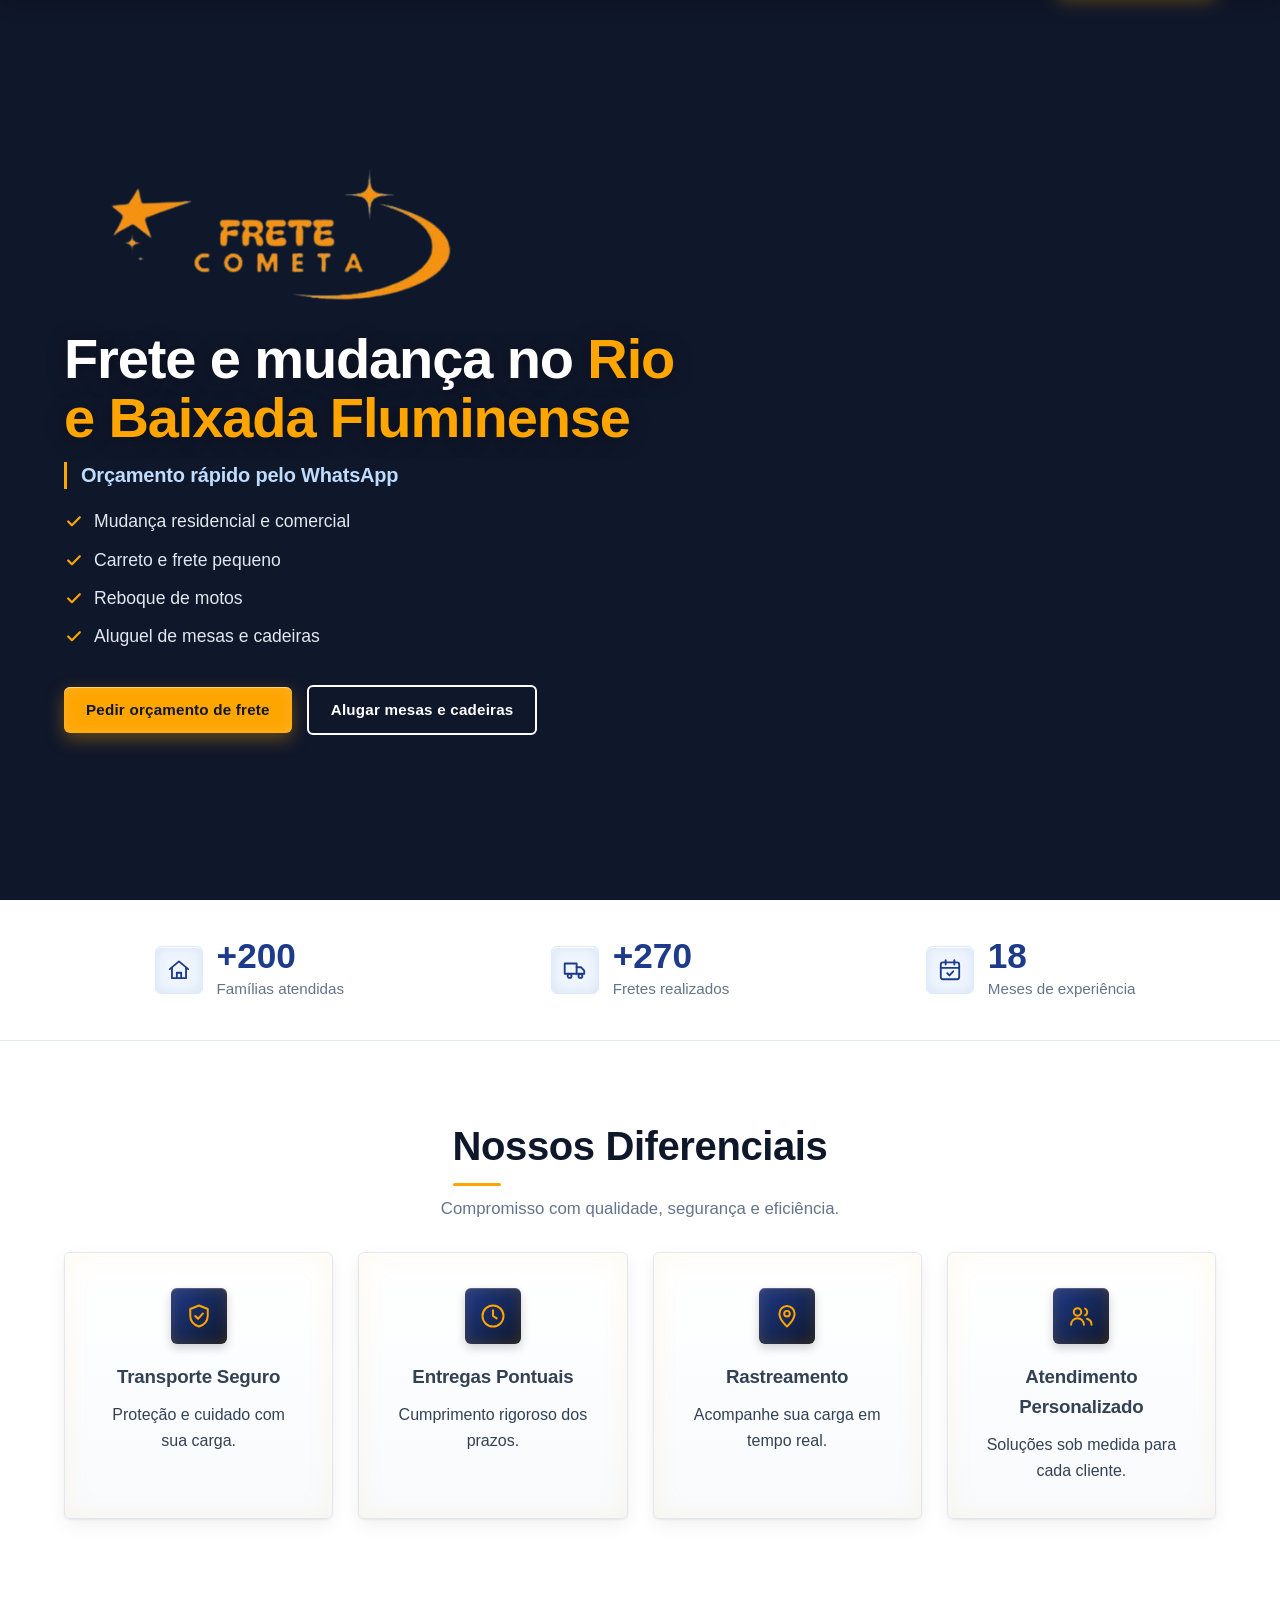
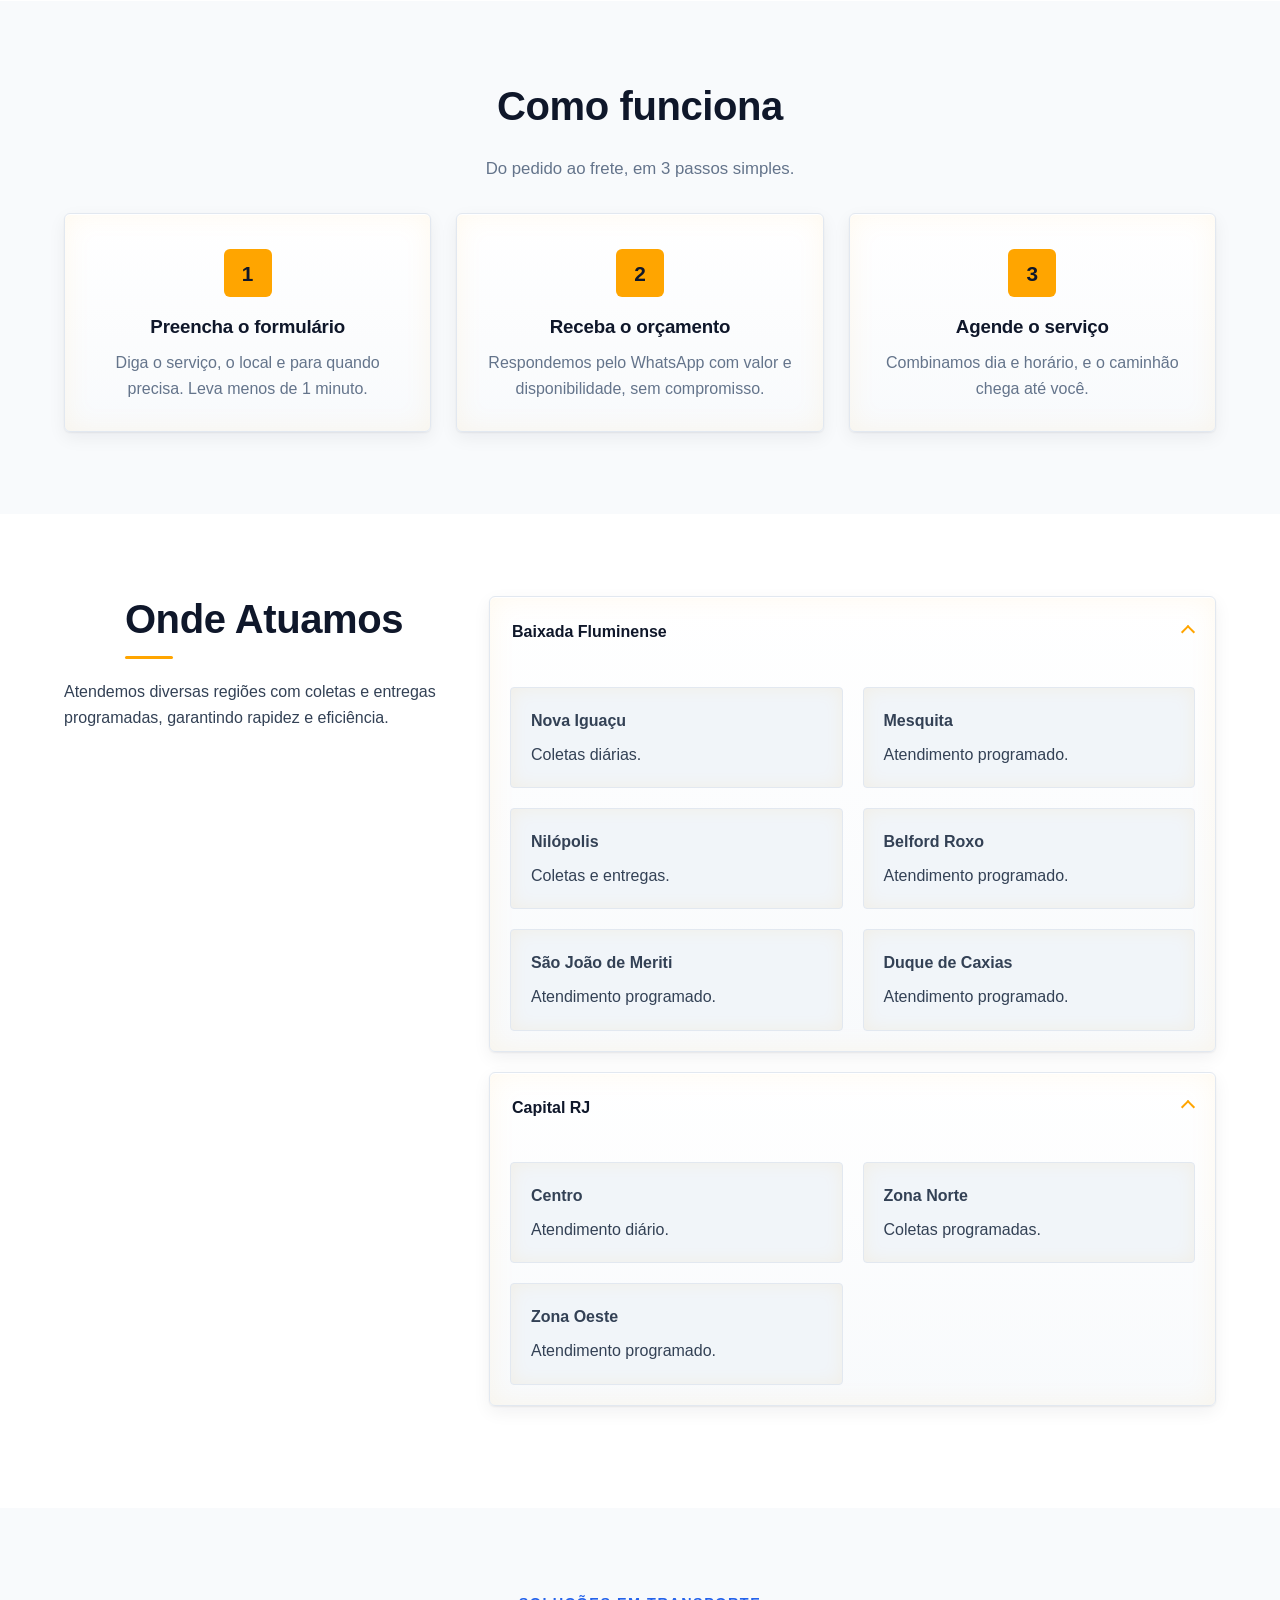
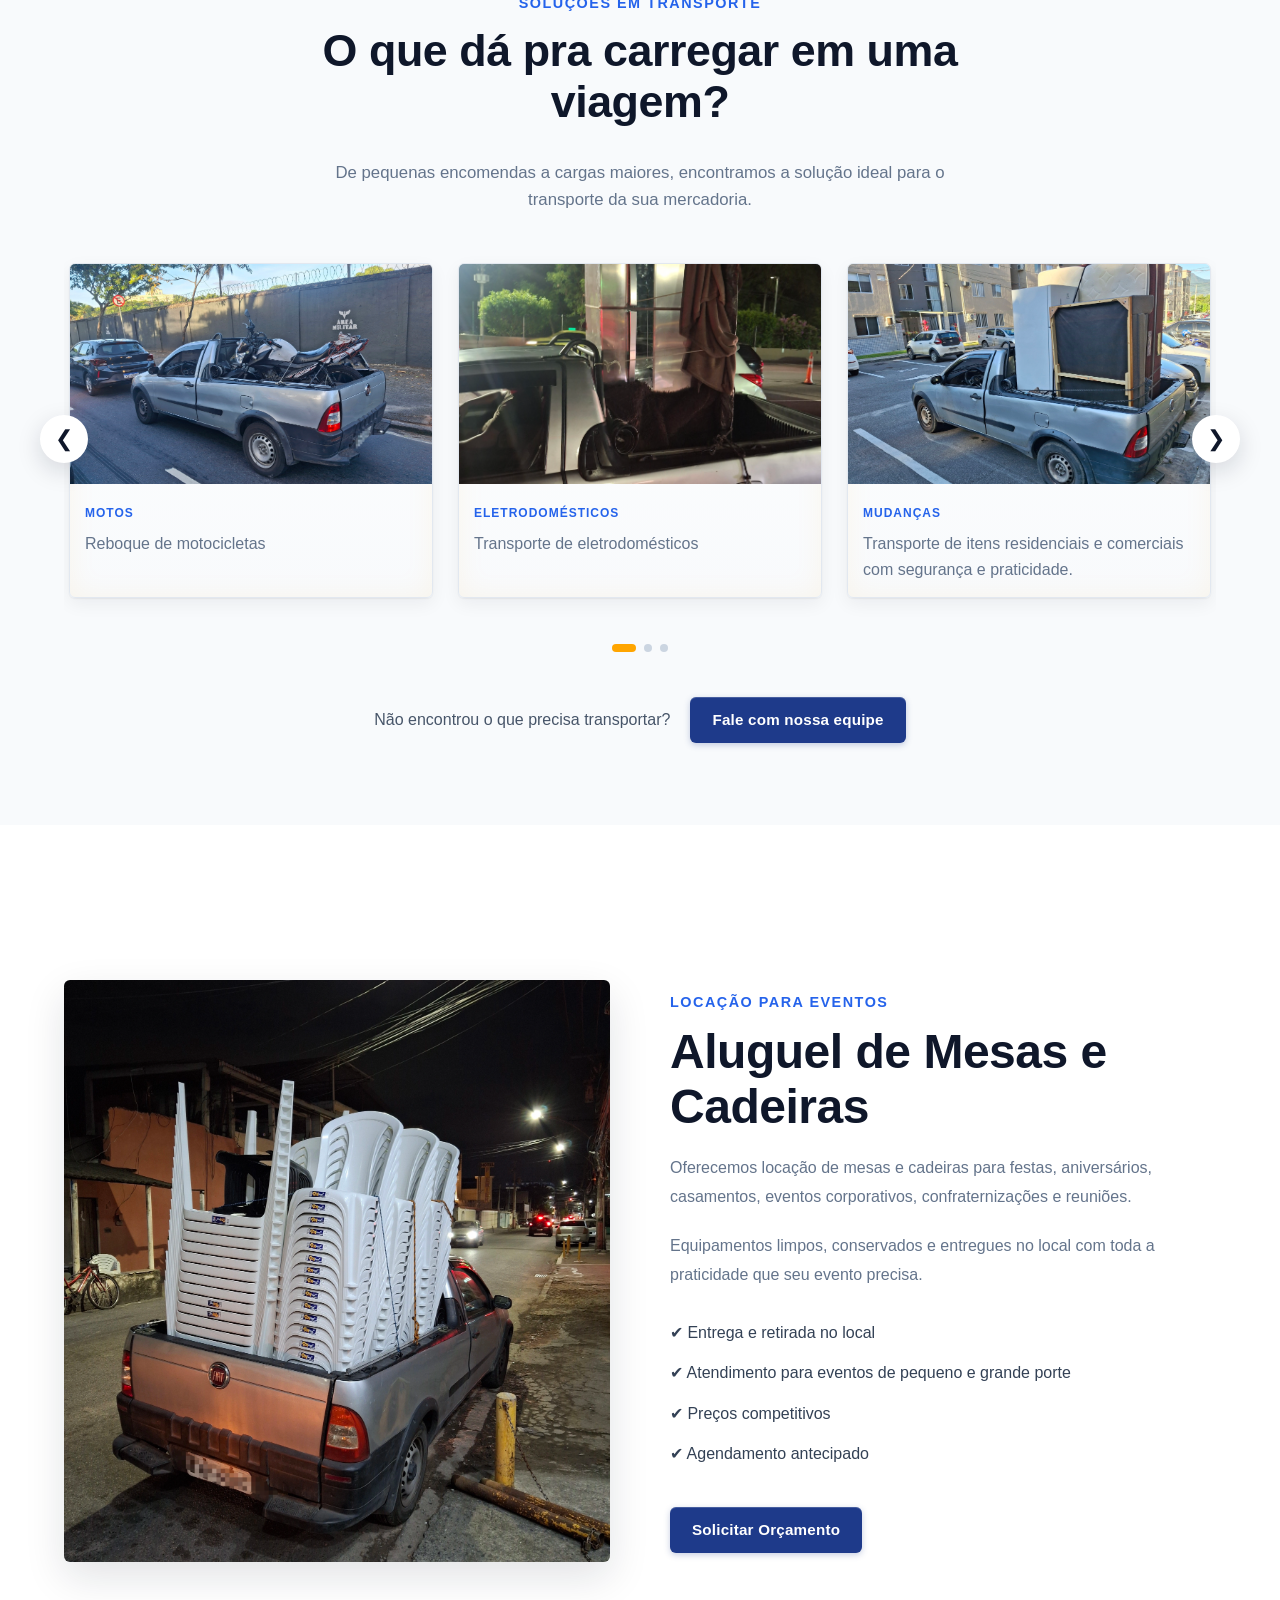
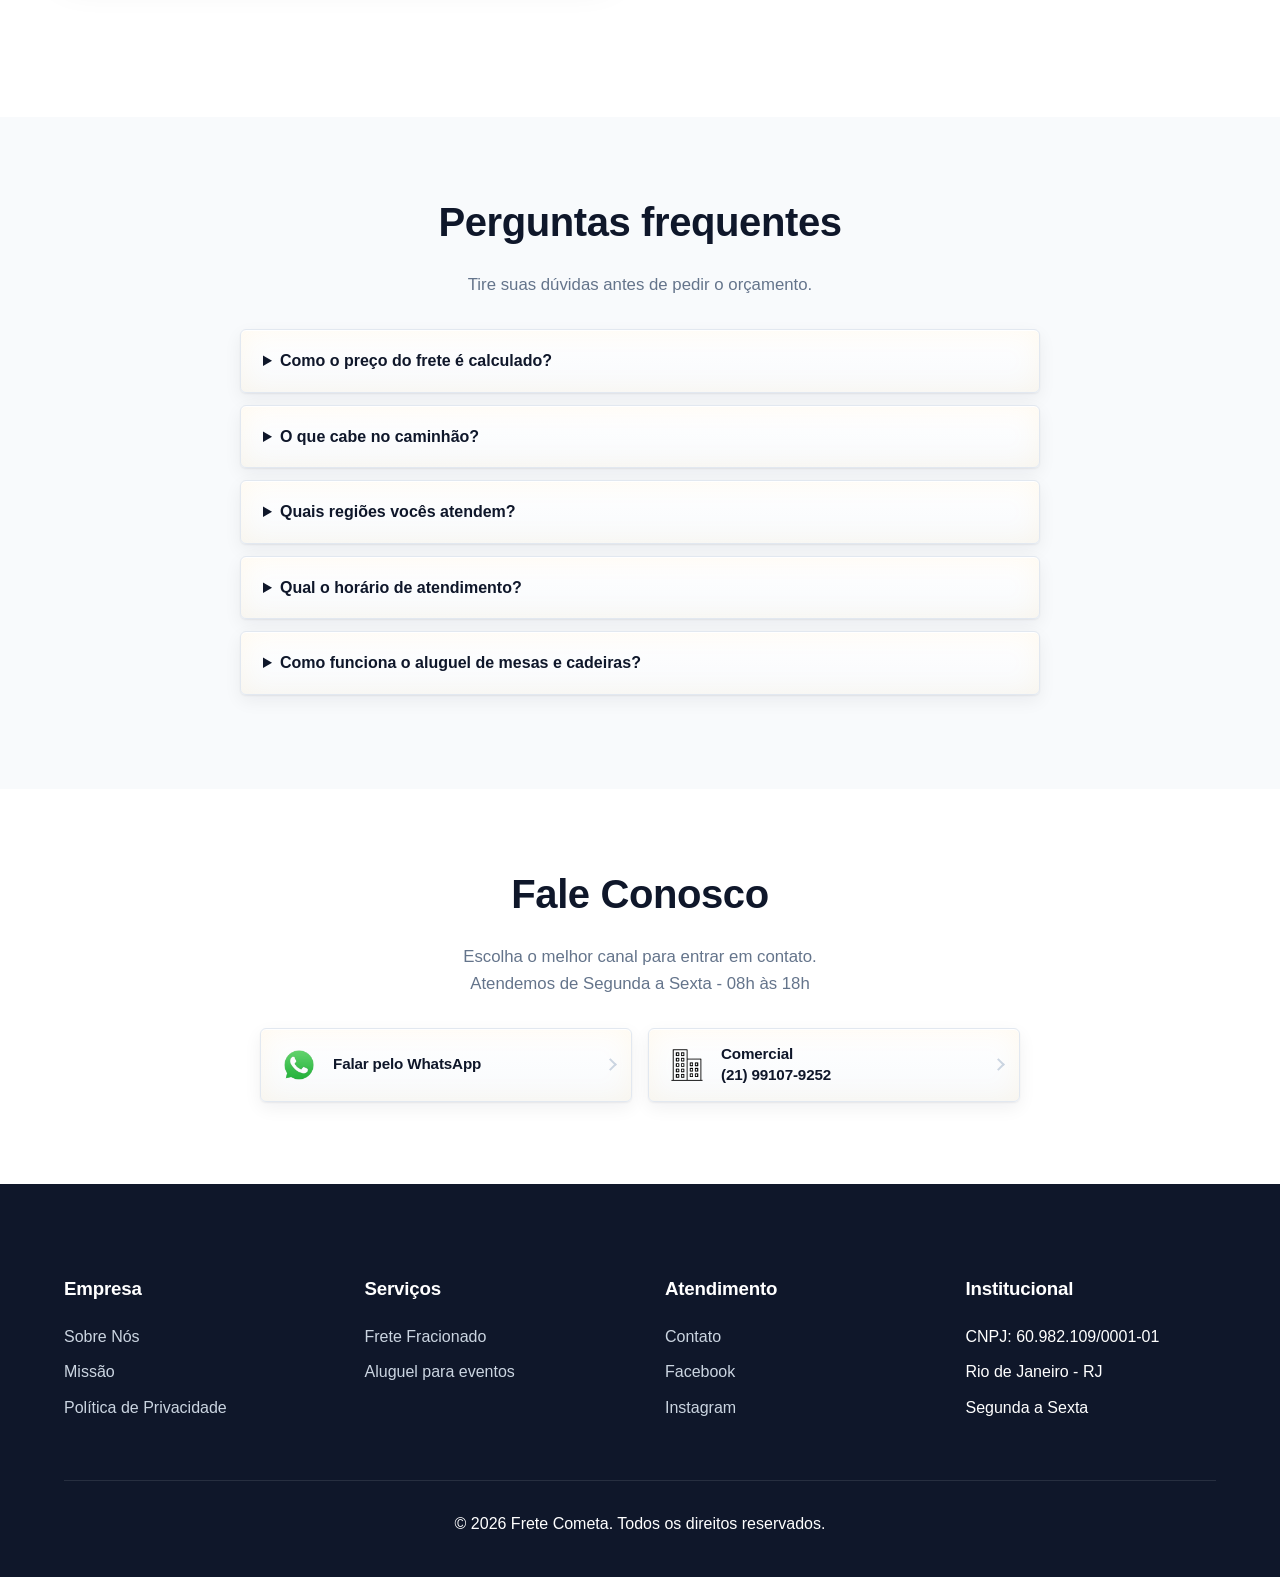
<file: index.html>
<!DOCTYPE html>
<html lang="pt-BR">

<head>

    <!-- =========================
         CONFIGURAÇÕES BÁSICAS
    ========================== -->

    <meta charset="UTF-8">
    <meta name="viewport" content="width=device-width, initial-scale=1.0">
    <meta name="robots" content="index, follow">
    <meta name="language" content="pt-BR">
    <meta name="author" content="Cometa Frete">


    <!-- =========================
         SEO
    ========================== -->

    <title>Cometa Frete | Fretes e Transportes no Rio de Janeiro</title>

    <meta name="description"
        content="Cometa Frete oferece serviços de frete e transporte no Rio de Janeiro. Solicite seu orçamento e conte com uma solução rápida e segura para sua mudança ou entrega.">
    <meta name="keywords"
        content="frete no Rio de Janeiro, empresa de fretes, fretes RJ, transporte RJ, frete barato, frete residencial, frete comercial, mudança RJ">


    <!-- =========================
         CANONICAL
    ========================== -->

    <link rel="canonical" href="https://www.fretecometa.com.br/">


    <!-- =========================
         FAVICON
    ========================== -->

    <link rel="icon" type="image/svg+xml" href="assets/images/logo/favicon.svg">
    <link rel="apple-touch-icon" href="assets/images/logo/favicon.svg">


    <!-- =========================
         OPEN GRAPH
         Facebook / WhatsApp / LinkedIn
    ========================== -->

    <meta property="og:type" content="website">
    <meta property="og:url" content="https://fretecometa.com.br/">
    <meta property="og:title" content="Cometa Frete | Fretes e Transportes no Rio de Janeiro">
    <meta property="og:description"
        content="Fretes e transportes rápidos e seguros no Rio de Janeiro. Solicite seu orçamento com a Cometa Frete.">
    <meta property="og:image" content="https://fretecometa.com.br/assets/images/logo/og-image.jpg">
    <meta property="og:locale" content="pt_BR">
    <meta property="og:site_name" content="Cometa Frete">

    <!-- =========================
         TWITTER / X
    ========================== -->

    <meta name="twitter:card" content="summary_large_image">
    <meta name="twitter:title" content="Cometa Frete | Fretes e Transportes no Rio de Janeiro">
    <meta name="twitter:description" content="Fretes e transportes rápidos e seguros no Rio de Janeiro.">
    <meta name="twitter:image" content="https://fretecometa.com.br/assets/images/logo/og-image.jpg">

    <!-- Dados estruturados -->
    <script type="application/ld+json">
    {
        "@context": "https://schema.org",
        "@type": "MovingCompany",
        "name": "Frete Cometa",
        "url": "https://fretecometa.com.br/",
        "telephone": "+55 21 99107-9252",

        "identifier": {
            "@type": "PropertyValue",
            "propertyID": "CNPJ",
            "value": "60.982.109/0001-01"
        },

        "address": {
            "@type": "PostalAddress",
            "addressLocality": "Rio de Janeiro",
            "addressRegion": "RJ",
            "addressCountry": "BR"
        },

        "areaServed": {
            "@type": "State",
            "name": "Rio de Janeiro"
        },

        "openingHours": [
            "Mo-Fr"
        ]
    }
    </script>
    <link rel="preload" as="image" href="assets/images/hero/hero-1.webp" fetchpriority="high">
    <link rel="stylesheet" href="css/style.css?v=20261102-2">

    <!-- Google tag (gtag.js) -->
    <script async src="https://www.googletagmanager.com/gtag/js?id=AW-18405161587"></script>
    <script>
        window.dataLayer = window.dataLayer || [];
        function gtag() { dataLayer.push(arguments); }
        gtag('js', new Date());
        gtag('config', 'AW-18405161587');
    </script>

    <!-- Microsoft Clarity -->
    <script type="text/javascript">
        (function (c, l, a, r, i, t, y) {
            c[a] = c[a] || function () { (c[a].q = c[a].q || []).push(arguments) };
            t = l.createElement(r); t.async = 1; t.src = "https://www.clarity.ms/tag/" + i;
            y = l.getElementsByTagName(r)[0]; y.parentNode.insertBefore(t, y);
        })(window, document, "clarity", "script", "z782qlgtll");
    </script>
</head>

<body>

    <!--HEADER-->
    <header class="header">
        <div class="container header-container">

            <a href="index.html" class="logo-area">
                <img src="assets/images/logo/Logo_Cometa.png" alt="Logo da Empresa" class="logo">
            </a>

            <nav class="nav-menu">
                <ul class="nav-list">
                    <li><a href="#areas">Áreas de Atendimento</a></li>
                    <li><a href="#locacao">Aluguel de Mesas</a></li>
                    <li><a href="#contato">Contato</a></li>
                    <li><a href="#cargo-carousel">Cargas</a></li>
                </ul>
            </nav>

            <div class="header-actions">
                <a href="#contato" class="btn btn-primary btn-cta">
                    Solicitar Cotação
                </a>
            </div>

        </div>
    </header>

    <!--HERO-->
    <section class="hero">

        <!--IMAGEM DO HERO BANNER (OCUPANDO TODA A TELA ALÉM DO CONTAINER)-->
        <div class="hero-image">

            <img src="assets/images/hero/hero-1.webp" alt="Transporte e logística" class="hero-slide-image active"
                fetchpriority="high" decoding="async">

            <img src="assets/images/hero/hero-2.webp" alt="Transporte rodoviário" class="hero-slide-image"
                fetchpriority="low" decoding="async">

            <img src="assets/images/hero/hero-3.webp" alt="Serviços de frete" class="hero-slide-image"
                fetchpriority="low" decoding="async">

            <img src="assets/images/hero/hero-4.webp" alt="Serviços de frete" class="hero-slide-image"
                fetchpriority="low" decoding="async">

        </div>

        <!--CONTEÚDO LIMITADO PELO CONTAINER-->
        <div class="container hero-content">

            <div class="hero-text">

                <img src="assets/images/logo/Logo_Cometa.png" alt="Logo da Empresa" class="hero-logo">

                <h1 class="hero-title">
                    Frete e mudança no <span class="hero-highlight">Rio e Baixada Fluminense</span>
                </h1>

                <h2>Orçamento rápido pelo WhatsApp</h2>

                <ul class="hero-description hero-list">
                    <li>Mudança residencial e comercial</li>
                    <li>Carreto e frete pequeno</li>
                    <li>Reboque de motos</li>
                    <li>Aluguel de mesas e cadeiras</li>
                </ul>

                <div class="hero-buttons">

                    <a href="#contato" class="btn btn-primary btn-cta">
                        Pedir orçamento de frete
                    </a>

                    <a href="#locacao" class="btn btn-secondary">
                        Alugar mesas e cadeiras
                    </a>

                </div>

            </div>

        </div>

    </section>

    <!--FAIXA DE CONFIANÇA-->
    <section class="trust-bar">

        <div class="container">

            <div class="trust-grid">

                <div class="trust-item">
                    <svg viewBox="0 0 24 24" fill="none" stroke="currentColor" stroke-width="1.7" stroke-linecap="round"
                        stroke-linejoin="round" aria-hidden="true">
                        <path d="M3.5 11.2 12 4l8.5 7.2" />
                        <path d="M5.5 10v9.5h13V10" />
                        <path d="M10 19.5v-5h4v5" />
                    </svg>
                    <strong>+200</strong>
                    <span>Famílias atendidas</span>
                </div>

                <div class="trust-item">
                    <svg viewBox="0 0 24 24" fill="none" stroke="currentColor" stroke-width="1.7" stroke-linecap="round"
                        stroke-linejoin="round" aria-hidden="true">
                        <path d="M2.5 6h11v9.5h-11z" />
                        <path d="M13.5 9.5h4.2l2.8 3v3h-7" />
                        <circle cx="7" cy="17.5" r="1.8" />
                        <circle cx="17" cy="17.5" r="1.8" />
                    </svg>
                    <strong>+270</strong>
                    <span>Fretes realizados</span>
                </div>

                <div class="trust-item">
                    <svg viewBox="0 0 24 24" fill="none" stroke="currentColor" stroke-width="1.7" stroke-linecap="round"
                        stroke-linejoin="round" aria-hidden="true">
                        <rect x="3.5" y="5" width="17" height="15.5" rx="2" />
                        <path d="M3.5 10h17" />
                        <path d="M8 3v4" />
                        <path d="M16 3v4" />
                        <path d="m9.5 15 2 2 3.5-3.8" />
                    </svg>
                    <strong>18</strong>
                    <span>Meses de experiência</span>
                </div>

            </div>
        </div>

    </section>

    <!--DIFERENCIAIS-->
    <section class="advantages">

        <div class="container">

            <div class="section-header">
                <h2>Nossos Diferenciais</h2>
                <p>Compromisso com qualidade, segurança e eficiência.</p>
            </div>

            <div class="advantages-grid">

                <div class="advantage-card">
                    <div class="advantage-icon">
                        <svg viewBox="0 0 24 24" fill="none" stroke="currentColor" stroke-width="1.7"
                            stroke-linecap="round" stroke-linejoin="round" aria-hidden="true">
                            <path d="M12 3 4.5 6v5.5c0 4.4 3.1 8 7.5 9.5 4.4-1.5 7.5-5.1 7.5-9.5V6L12 3Z" />
                            <path d="m8.8 12 2.4 2.4 4.2-4.6" />
                        </svg>
                    </div>
                    <h3>Transporte Seguro</h3>
                    <p>Proteção e cuidado com sua carga.</p>
                </div>

                <div class="advantage-card">
                    <div class="advantage-icon">
                        <svg viewBox="0 0 24 24" fill="none" stroke="currentColor" stroke-width="1.7"
                            stroke-linecap="round" stroke-linejoin="round" aria-hidden="true">
                            <circle cx="12" cy="12" r="9" />
                            <path d="M12 7v5l3.2 2" />
                        </svg>
                    </div>
                    <h3>Entregas Pontuais</h3>
                    <p>Cumprimento rigoroso dos prazos.</p>
                </div>

                <div class="advantage-card">
                    <div class="advantage-icon">
                        <svg viewBox="0 0 24 24" fill="none" stroke="currentColor" stroke-width="1.7"
                            stroke-linecap="round" stroke-linejoin="round" aria-hidden="true">
                            <path d="M12 21s-6.5-5.6-6.5-11a6.5 6.5 0 0 1 13 0c0 5.4-6.5 11-6.5 11Z" />
                            <circle cx="12" cy="10" r="2.4" />
                        </svg>
                    </div>
                    <h3>Rastreamento</h3>
                    <p>Acompanhe sua carga em tempo real.</p>
                </div>

                <div class="advantage-card">
                    <div class="advantage-icon">
                        <svg viewBox="0 0 24 24" fill="none" stroke="currentColor" stroke-width="1.7"
                            stroke-linecap="round" stroke-linejoin="round" aria-hidden="true">
                            <circle cx="9" cy="8.5" r="3.2" />
                            <path d="M3.5 19.5c0-3.2 2.5-5.5 5.5-5.5s5.5 2.3 5.5 5.5" />
                            <path d="M15.5 5.6a3.2 3.2 0 0 1 0 5.8" />
                            <path d="M17.2 14.4c2.2.6 3.8 2.5 3.8 5.1" />
                        </svg>
                    </div>
                    <h3>Atendimento Personalizado</h3>
                    <p>Soluções sob medida para cada cliente.</p>
                </div>

            </div>

        </div>

    </section>

    <!--COMO FUNCIONA-->
    <section class="how-it-works">

        <div class="container">

            <div class="section-header">
                <h2>Como funciona</h2>
                <p>Do pedido ao frete, em 3 passos simples.</p>
            </div>

            <div class="steps-grid">

                <div class="step-card">
                    <div class="step-number">1</div>
                    <h3>Preencha o formulário</h3>
                    <p>Diga o serviço, o local e para quando precisa. Leva menos de 1 minuto.</p>
                </div>

                <div class="step-card">
                    <div class="step-number">2</div>
                    <h3>Receba o orçamento</h3>
                    <p>Respondemos pelo WhatsApp com valor e disponibilidade, sem compromisso.</p>
                </div>

                <div class="step-card">
                    <div class="step-number">3</div>
                    <h3>Agende o serviço</h3>
                    <p>Combinamos dia e horário, e o caminhão chega até você.</p>
                </div>

            </div>

        </div>

    </section>

    <!--ÁREAS DE ATENDIMENTO-->

    <section id="areas" class="service-areas">

        <div class="container">

            <div class="service-areas-content">

                <div class="service-areas-info">

                    <h2>Onde Atuamos</h2>

                    <p>
                        Atendemos diversas regiões com coletas e entregas
                        programadas, garantindo rapidez e eficiência.
                    </p>

                </div>

                <div class="service-areas-dropdowns">

                    <details class="dropdown" open>
                        <summary>Baixada Fluminense</summary>

                        <div class="locations-grid">

                            <div class="location-card">
                                <h4>Nova Iguaçu</h4>
                                <p>Coletas diárias.</p>
                            </div>

                            <div class="location-card">
                                <h4>Mesquita</h4>
                                <p>Atendimento programado.</p>
                            </div>

                            <div class="location-card">
                                <h4>Nilópolis</h4>
                                <p>Coletas e entregas.</p>
                            </div>

                            <div class="location-card">
                                <h4>Belford Roxo</h4>
                                <p>Atendimento programado.</p>
                            </div>

                            <div class="location-card">
                                <h4>São João de Meriti</h4>
                                <p>Atendimento programado.</p>
                            </div>

                            <div class="location-card">
                                <h4>Duque de Caxias</h4>
                                <p>Atendimento programado.</p>
                            </div>

                        </div>
                    </details>

                    <details class="dropdown" open>
                        <summary>Capital RJ</summary>

                        <div class="locations-grid">

                            <div class="location-card">
                                <h4>Centro</h4>
                                <p>Atendimento diário.</p>
                            </div>

                            <div class="location-card">
                                <h4>Zona Norte</h4>
                                <p>Coletas programadas.</p>
                            </div>

                            <div class="location-card">
                                <h4>Zona Oeste</h4>
                                <p>Atendimento programado.</p>
                            </div>

                        </div>
                    </details>

                </div>

            </div>

        </div>

    </section>

    <!--O QUE DÁ PRA CARREGAR?-->

    <section class="cargo-carousel-section" id="cargo-carousel">

        <div class="container">

            <!-- CABEÇALHO -->
            <div class="section-header cargo-section-header">

                <span class="section-subtitle">
                    Soluções em transporte
                </span>

                <h2>
                    O que dá pra carregar em uma viagem?
                </h2>

                <p>
                    De pequenas encomendas a cargas maiores,
                    encontramos a solução ideal para o transporte
                    da sua mercadoria.
                </p>

            </div>


            <!--CARROSSEL-->
            <div class="cargo-carousel">

                <!--BOTÃO ANTERIOR-->
                <button class="cargo-carousel-button cargo-carousel-prev" aria-label="Carga anterior">
                    &#10094;
                </button>


                <!--ÁREA VISÍVEL-->
                <div class="cargo-carousel-viewport">

                    <div class="cargo-carousel-track">


                        <!-- CARD 1 -->
                        <article class="cargo-card">

                            <div class="cargo-card-image">

                                <img loading="lazy" src="assets/images/cargo/motocicleta.webp"
                                    alt="Reboque de motocicleta">

                            </div>

                            <div class="cargo-card-content">

                                <span class="cargo-card-category">
                                    Motos
                                </span>

                                <p>
                                    Reboque de motocicletas
                                </p>

                            </div>

                        </article>


                        <!-- CARD 2 -->
                        <article class="cargo-card">

                            <div class="cargo-card-image">

                                <img src="assets/images/cargo/eletrodomésticos.webp"
                                    alt="transporte de eletrodomesticos">

                            </div>

                            <div class="cargo-card-content">

                                <span class="cargo-card-category">
                                    Eletrodomésticos
                                </span>

                                <p>
                                    Transporte de eletrodomésticos
                                </p>

                            </div>

                        </article>


                        <!-- CARD 3 -->
                        <article class="cargo-card">

                            <div class="cargo-card-image">

                                <img src="assets/images/cargo/mudancas.webp" alt="Mudanças">

                            </div>

                            <div class="cargo-card-content">

                                <span class="cargo-card-category">
                                    Mudanças
                                </span>

                                <p>
                                    Transporte de itens residenciais
                                    e comerciais com segurança e praticidade.
                                </p>

                            </div>

                        </article>


                        <!-- CARD 4 -->
                        <article class="cargo-card">

                            <div class="cargo-card-image">

                                <img src="assets/images/cargo/eventos.webp" alt="Materiais para eventos">

                            </div>

                            <div class="cargo-card-content">

                                <span class="cargo-card-category">
                                    Eventos
                                </span>

                                <p>
                                    Transporte de peças para eventos com rapidez e eficiência
                                </p>

                            </div>

                        </article>


                        <!-- CARD 5 -->
                        <article class="cargo-card">

                            <div class="cargo-card-image">

                                <img src="assets/images/cargo/mesas-e-cadeiras.webp" alt="Mesas e cadeiras">

                            </div>

                            <div class="cargo-card-content">

                                <span class="cargo-card-category">
                                    Mesas e Cadeiras
                                </span>

                                <p>
                                    Transporte de mesas e cadeiras em grande volume
                                </p>

                            </div>

                        </article>

                    </div>

                </div>


                <!--BOTÃO PRÓXIMO-->
                <button class="cargo-carousel-button cargo-carousel-next" aria-label="Próxima carga">
                    &#10095;
                </button>

            </div>


            <!--INDICADORES-->
            <div class="cargo-carousel-dots" aria-label="Navegação do carrossel">

                <button class="cargo-dot active" aria-label="Slide 1"></button>

                <button class="cargo-dot" aria-label="Slide 2"></button>

                <button class="cargo-dot" aria-label="Slide 3"></button>

                <button class="cargo-dot" aria-label="Slide 4"></button>

                <button class="cargo-dot" aria-label="Slide 5"></button>

            </div>


            <!-- CTA -->
            <div class="cargo-carousel-cta">

                <p>
                    Não encontrou o que precisa transportar?
                </p>

                <a href="#contato" class="btn btn-primary">
                    Fale com nossa equipe
                </a>

            </div>

        </div>

    </section>

    <!--CALCULADORA
    <section id="cubagem" class="cubage">

        <div class="container">

            <div class="section-header">
                <h2>Calcule a Cubagem</h2>
                <p>Descubra rapidamente o volume da sua carga.</p>
            </div>

            <form class="cubage-form">

                <div class="form-group">
                    <label>Comprimento (cm)</label>
                    <input type="number" class="input-field">
                </div>

                <div class="form-group">
                    <label>Largura (cm)</label>
                    <input type="number" class="input-field">
                </div>

                <div class="form-group">
                    <label>Altura (cm)</label>
                    <input type="number" class="input-field">
                </div>

                <div class="form-group">
                    <label>Quantidade</label>
                    <input type="number" class="input-field">
                </div>

                <button type="submit" class="btn btn-primary">
                    Calcular
                </button>

            </form>

            <div class="cubage-result">

                <h3>Resultado</h3>

                <div class="result-card">
                    <span class="result-label">Cubagem:</span>
                    <span class="result-value">0,00 m³</span>
                </div>

            </div>

        </div>

    </section>
    -->

    <!--ALUGUEL DE MESAS-->

    <section id="locacao" class="rental-section">

        <div class="container">

            <div class="rental-content">

                <!-- IMAGEM -->
                <div class="rental-image">

                    <img src="assets/images/cargo/mesas-e-cadeiras.webp" alt="Aluguel de mesas e cadeiras">

                </div>

                <!-- TEXTO -->
                <div class="rental-text">

                    <span class="section-subtitle">
                        Locação para eventos
                    </span>

                    <h2>
                        Aluguel de Mesas e Cadeiras
                    </h2>

                    <p>
                        Oferecemos locação de mesas e cadeiras para
                        festas, aniversários, casamentos, eventos
                        corporativos, confraternizações e reuniões.
                    </p>

                    <p>
                        Equipamentos limpos, conservados e entregues
                        no local com toda a praticidade que seu evento
                        precisa.
                    </p>

                    <ul class="rental-features">

                        <li>✔ Entrega e retirada no local</li>

                        <li>✔ Atendimento para eventos de pequeno e grande porte</li>

                        <li>✔ Preços competitivos</li>

                        <li>✔ Agendamento antecipado</li>

                    </ul>

                    <a href="#contato" class="btn btn-primary" data-servico="Aluguel de mesas e cadeiras">
                        Solicitar Orçamento
                    </a>

                </div>

            </div>

        </div>

    </section>

    <!--PERGUNTAS FREQUENTES-->
    <section class="faq">

        <div class="container">

            <div class="section-header">
                <h2>Perguntas frequentes</h2>
                <p>Tire suas dúvidas antes de pedir o orçamento.</p>
            </div>

            <div class="faq-list">

                <details class="faq-item">
                    <summary>Como o preço do frete é calculado?</summary>
                    <p>
                        O valor depende da distância entre origem e destino, do volume
                        de itens, do acesso aos locais (escada, andar, rua estreita) e
                        da necessidade de ajudantes. Por isso o orçamento é feito pelo
                        formulário, com as informações do seu caso.
                    </p>
                </details>

                <details class="faq-item">
                    <summary>O que cabe no caminhão?</summary>
                    <p>
                        Atendemos com caminhão baú aberto, ideal para mudanças pequenas
                        e médias, carretos, eletrodomésticos e móveis. Para saber se o
                        seu caso cabe, informe os itens no WhatsApp e avaliamos.
                    </p>
                </details>

                <details class="faq-item">
                    <summary>Quais regiões vocês atendem?</summary>
                    <p>
                        Atendemos a capital do Rio de Janeiro e a Baixada Fluminense:
                        Nova Iguaçu, Mesquita, Nilópolis, Belford Roxo, São João de
                        Meriti e Duque de Caxias.
                    </p>
                </details>

                <details class="faq-item">
                    <summary>Qual o horário de atendimento?</summary>
                    <p>
                        Respondemos de segunda a sexta, das 08h às 18h. Fora desse
                        horário, deixe sua mensagem pelo formulário que retornamos no
                        próximo dia útil.
                    </p>
                </details>

                <details class="faq-item">
                    <summary>Como funciona o aluguel de mesas e cadeiras?</summary>
                    <p>
                        Você informa a data e o local do evento, combinamos a entrega e
                        a retirada, e levamos tudo até você. Agende com antecedência
                        para garantir a disponibilidade.
                    </p>
                </details>

            </div>

        </div>

    </section>

    <!--CONTATO-->
    <section id="contato" class="contact">

        <div class="container">

            <div class="section-header">
                <h2>Fale Conosco</h2>
                <p>Escolha o melhor canal para entrar em contato.</p>
                <p>Atendemos de Segunda a Sexta - 08h às 18h</p>
            </div>

            <div class="contact-grid">

                <a href="#" class="contact-link whatsapp-link">
                    <div class="contact-card">

                        <div class="contact-avatar">
                            <img src="assets/images/icons/whatsapp-icon.png" alt="WhatsApp">
                        </div>

                        <h3>Falar pelo WhatsApp</h3>

                    </div>
                </a>
                <a href="tel:+5521991079252">
                    <div class="contact-card">

                        <div class="contact-avatar">
                            <img src="assets/images/icons/comercial-icon.png" alt="Comercial">
                        </div>

                        <h3>Comercial<br>(21) 99107-9252</h3>

                    </div>
                </a>

            </div>

        </div>

    </section>

    <!--FOOTER-->

    <footer class="footer">

        <div class="container">

            <div class="footer-grid">

                <div class="footer-column">

                    <h3>Empresa</h3>

                    <ul>
                        <li><a href="sobre.html">Sobre Nós</a></li>
                        <li><a href="sobre.html#mission-section">Missão</a></li>
                        <li><a href="privacidade.html">Política de Privacidade</a></li>
                    </ul>

                </div>

                <div class="footer-column">

                    <h3>Serviços</h3>

                    <ul>
                        <li><a href="#contato">Frete Fracionado</a></li>
                        <li><a href="#locacao">Aluguel para eventos</a></li>
                        <!--li><a href="#">Logística</a></li-->
                    </ul>

                </div>

                <div class="footer-column">

                    <h3>Atendimento</h3>

                    <ul>
                        <li><a href="#contato">Contato</a></li>
                        <li><a href="https://www.facebook.com/cometa.frete" target="_blank"
                                rel="noopener noreferrer">Facebook</a></li>
                        <li><a href="https://www.instagram.com/fretecometa/" target="_blank"
                                rel="noopener noreferrer">Instagram</a></li>
                    </ul>

                </div>

                <div class="footer-column">

                    <h3>Institucional</h3>

                    <ul>
                        <li>CNPJ: 60.982.109/0001-01</li>
                        <li>Rio de Janeiro - RJ</li>
                        <li>Segunda a Sexta</li>
                    </ul>

                </div>

            </div>

            <div class="footer-bottom">
                <p>
                    © 2026 Frete Cometa. Todos os direitos reservados.
                </p>
            </div>

        </div>

    </footer>
    <script src="js/main.js?v=20261102"></script>
    <script src="js/carousel.js?v=20261102"></script>
    <script src="js/cargo-carousel.js?v=20261102"></script>
    <!--BARRA FIXA NO CELULAR-->
    <div class="mobile-bar">
        <a href="#contato" class="btn btn-primary btn-cta">Pedir orçamento</a>
        <a href="tel:+5521991079252" class="btn btn-secondary">Ligar</a>
    </div>
</body>

</html>
</file>
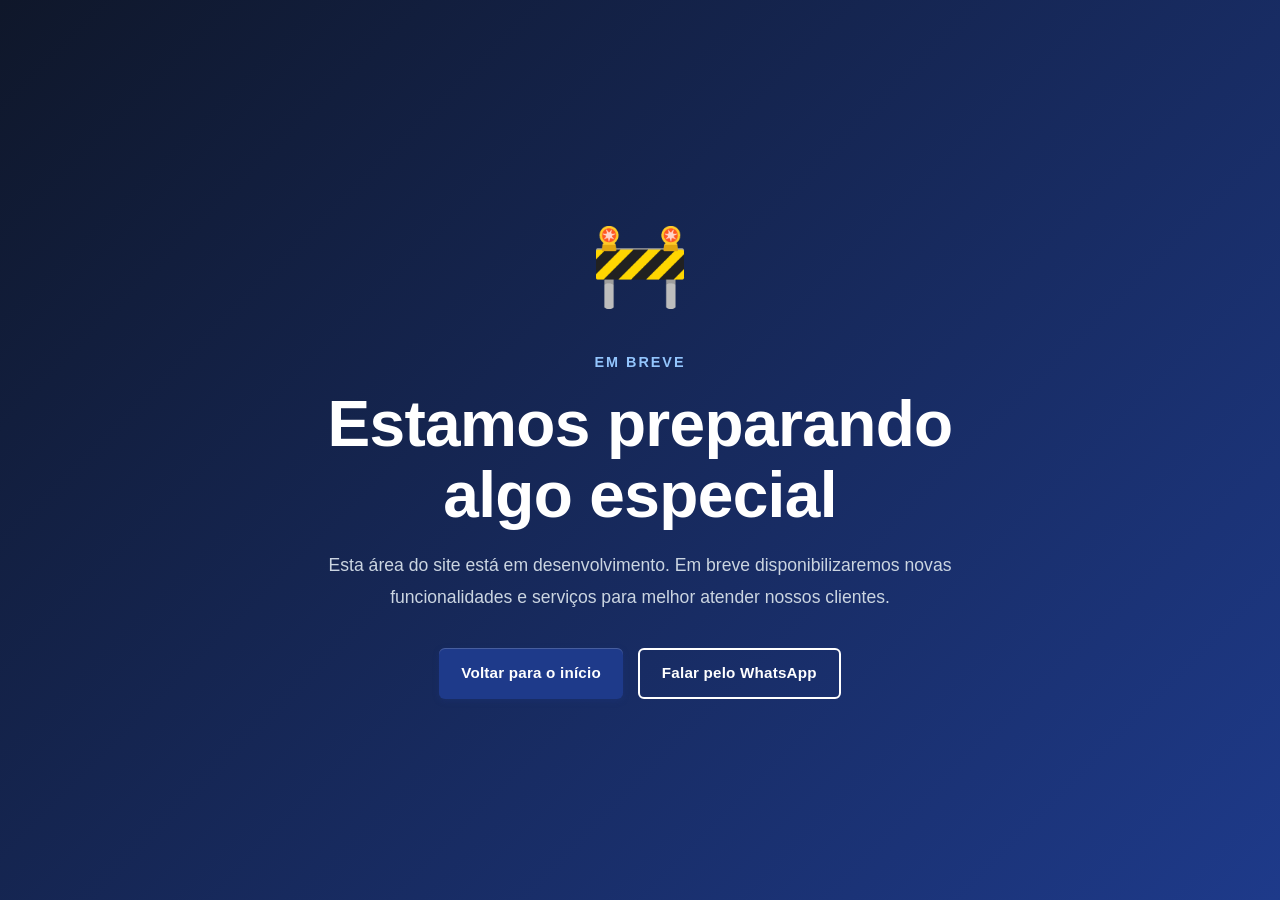
<file: construcao.html>
<!DOCTYPE html>
<html lang="pt-BR">

<head>
    <meta charset="UTF-8">
    <meta name="viewport" content="width=device-width, initial-scale=1.0">

    <title>Página em Construção | Frete Cometa</title>

    <link rel="stylesheet" href="css/style.css?v=20261102-2">

    <!-- Google tag (gtag.js) -->
    <script async src="https://www.googletagmanager.com/gtag/js?id=AW-18405161587"></script>
    <script>
        window.dataLayer = window.dataLayer || [];
        function gtag() { dataLayer.push(arguments); }
        gtag('js', new Date());
        gtag('config', 'AW-18405161587');
    </script>
    <!-- Microsoft Clarity -->
    <script type="text/javascript">
        (function (c, l, a, r, i, t, y) {
            c[a] = c[a] || function () { (c[a].q = c[a].q || []).push(arguments) };
            t = l.createElement(r); t.async = 1; t.src = "https://www.clarity.ms/tag/" + i;
            y = l.getElementsByTagName(r)[0]; y.parentNode.insertBefore(t, y);
        })(window, document, "clarity", "script", "z782qlgtll");
    </script>
</head>

<body>

    <main class="construction-page">

        <div class="construction-container">

            <div class="construction-icon">
                🚧
            </div>

            <span class="construction-subtitle">
                Em breve
            </span>

            <h1 class="construction-title">
                Estamos preparando algo especial
            </h1>

            <p class="construction-description">
                Esta área do site está em desenvolvimento.
                Em breve disponibilizaremos novas funcionalidades
                e serviços para melhor atender nossos clientes.
            </p>

            <div class="construction-actions">

                <a href="index.html" class="btn btn-primary">
                    Voltar para o início
                </a>

                <a href="#" class="contact-link whatsapp-link btn btn-secondary">
                    Falar pelo WhatsApp
                </a>

            </div>

        </div>

    </main>

    <script src="js/main.js?v=20261102"></script>
</body>

</html>
</file>
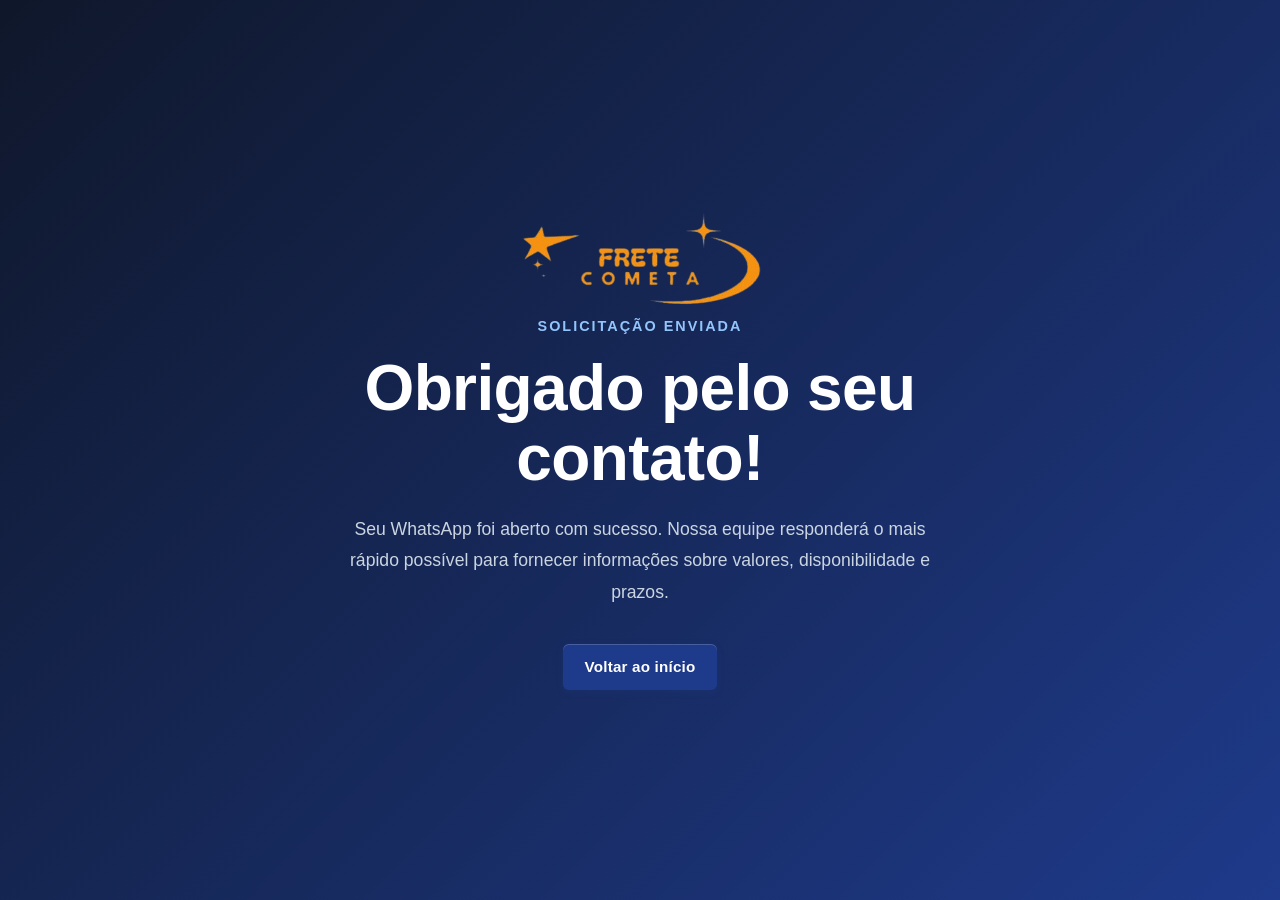
<file: obrigado.html>
<!DOCTYPE html>
<html lang="pt-BR">

<head>

    <meta charset="UTF-8">

    <meta name="viewport" content="width=device-width, initial-scale=1.0">

    <title>
        Obrigado pelo Contato | Frete Cometa
    </title>

    <link rel="stylesheet" href="css/style.css?v=20261102-2">

    <!-- Google tag (gtag.js) -->
    <script async src="https://www.googletagmanager.com/gtag/js?id=AW-18405161587"></script>
    <script>
        window.dataLayer = window.dataLayer || [];
        function gtag() { dataLayer.push(arguments); }
        gtag('js', new Date());
        gtag('config', 'AW-18405161587');
    </script>

    <!-- Microsoft Clarity -->
    <script type="text/javascript">
        (function (c, l, a, r, i, t, y) {
            c[a] = c[a] || function () { (c[a].q = c[a].q || []).push(arguments) };
            t = l.createElement(r); t.async = 1; t.src = "https://www.clarity.ms/tag/" + i;
            y = l.getElementsByTagName(r)[0]; y.parentNode.insertBefore(t, y);
        })(window, document, "clarity", "script", "z782qlgtll");
    </script>
</head>

<body>

    <main class="thanks-page">

        <div class="thanks-container">

            <a href="index.html" class="logo">
                <img src="assets/images/logo/Logo_Cometa.png" alt="Logo da Empresa" class="logo">
            </a>

            <span class="thanks-subtitle">
                Solicitação enviada
            </span>

            <h1 class="thanks-title">
                Obrigado pelo seu contato!
            </h1>

            <p class="thanks-description">

                Seu WhatsApp foi aberto com sucesso.

                Nossa equipe responderá o mais rápido possível
                para fornecer informações sobre valores,
                disponibilidade e prazos.

            </p>

            <div class="thanks-actions">

                <a href="index.html" class="btn btn-primary">
                    Voltar ao início
                </a>

            </div>

        </div>

    </main>

</body>

</html>
</file>
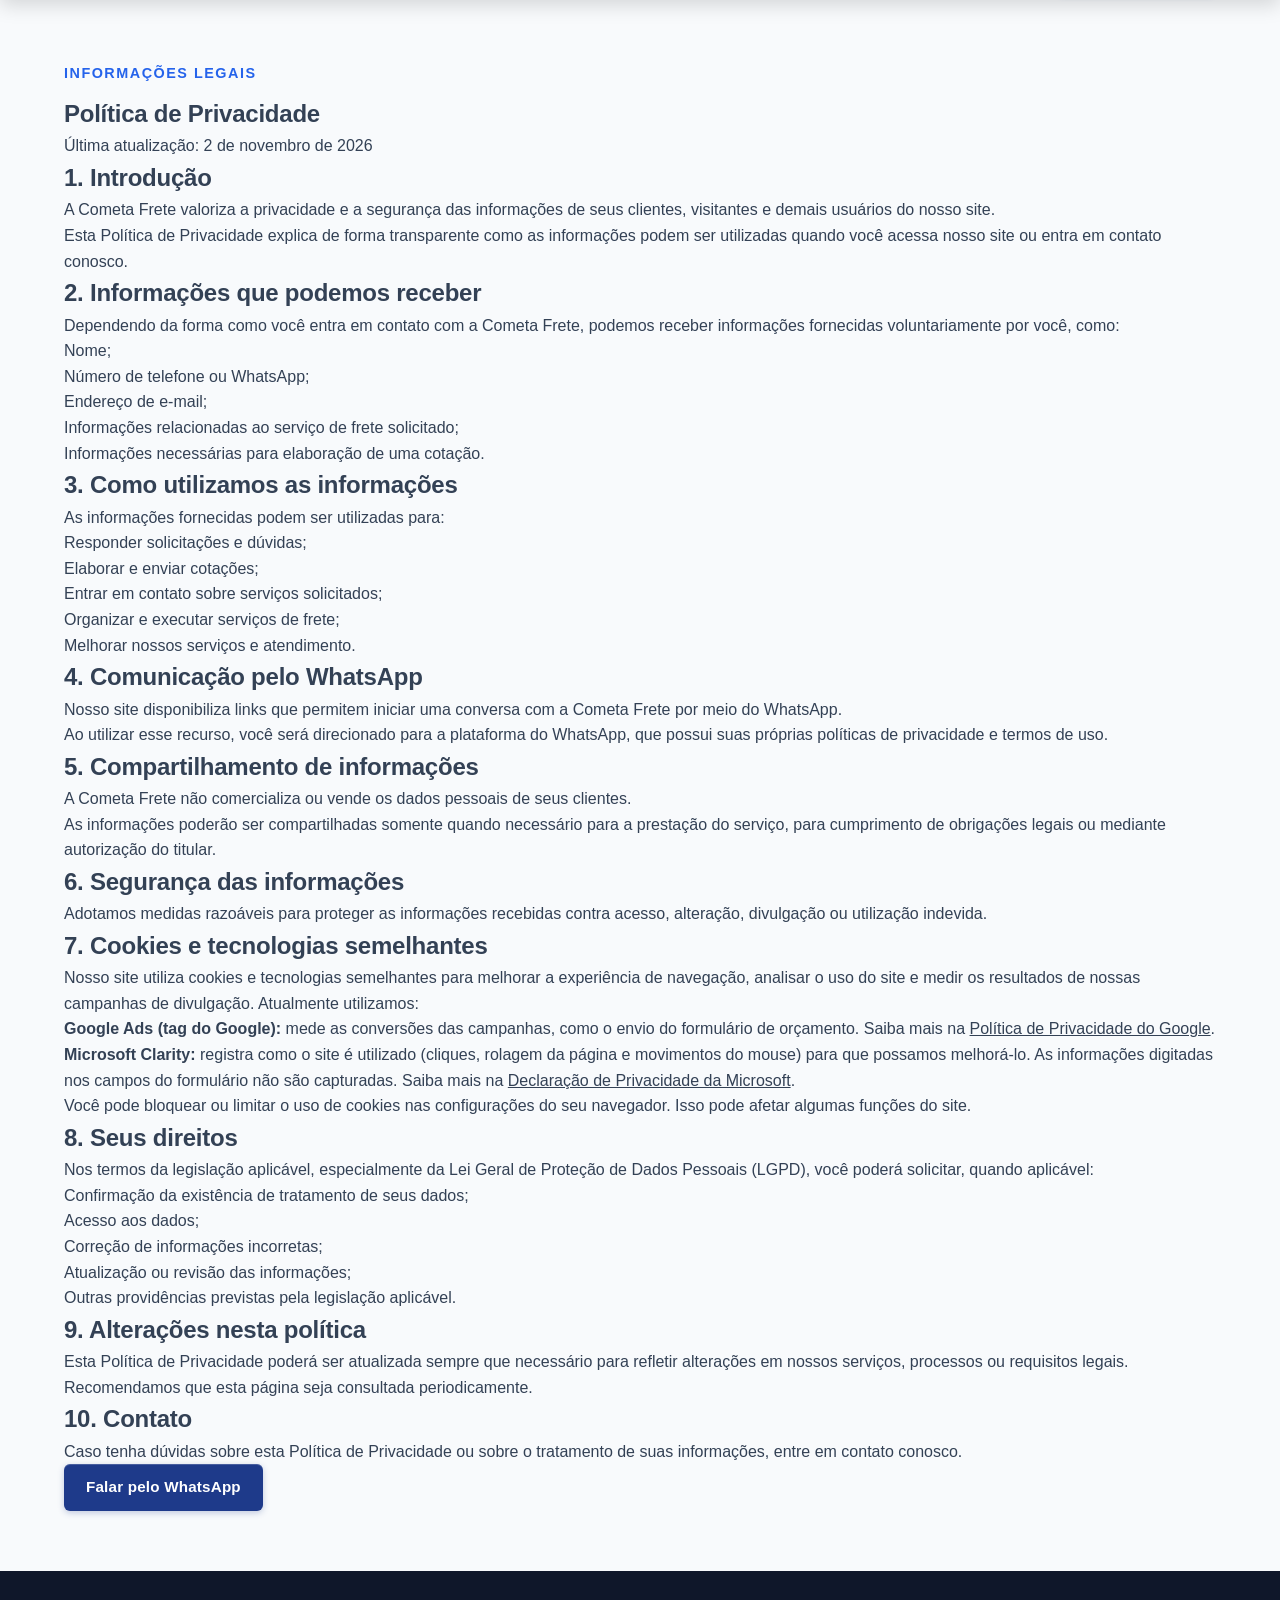
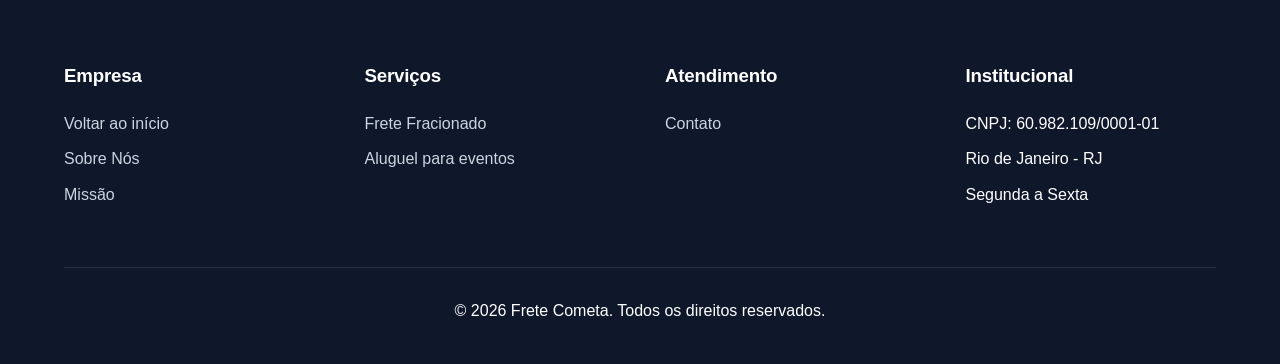
<file: privacidade.html>
<!DOCTYPE html>
<html lang="pt-BR">

<head>

    <meta charset="UTF-8">

    <meta name="viewport" content="width=device-width, initial-scale=1.0">

    <title>Política de Privacidade | Cometa Frete</title>

    <link rel="stylesheet" href="css/style.css?v=20261102-2">

    <!-- Google tag (gtag.js) -->
    <script async src="https://www.googletagmanager.com/gtag/js?id=AW-18405161587"></script>
    <script>
        window.dataLayer = window.dataLayer || [];
        function gtag() { dataLayer.push(arguments); }
        gtag('js', new Date());
        gtag('config', 'AW-18405161587');
    </script>

    <!-- Microsoft Clarity -->
    <script type="text/javascript">
        (function (c, l, a, r, i, t, y) {
            c[a] = c[a] || function () { (c[a].q = c[a].q || []).push(arguments) };
            t = l.createElement(r); t.async = 1; t.src = "https://www.clarity.ms/tag/" + i;
            y = l.getElementsByTagName(r)[0]; y.parentNode.insertBefore(t, y);
        })(window, document, "clarity", "script", "z782qlgtll");
    </script>
</head>

<body>


    <!--HEADER-->

    <header class="header">
        <div class="container header-container">

            <a href="index.html" class="logo-area">
                <img src="assets/images/logo/Logo_Cometa.png" alt="Logo da Empresa" class="logo">
            </a>

            <nav class="nav-menu">
                <ul class="nav-list">
                    <li><a href="index.html#areas">Áreas de Atendimento</a></li>
                    <li><a href="index.html#locacao">Aluguel de Mesas</a></li>
                    <li><a href="index.html#contato">Contato</a></li>
                    <li><a href="index.html#cargo-carousel">Cargas</a></li>
                </ul>
            </nav>

            <div class="header-actions">
                <a href="index.html#contato" class="btn btn-primary">
                    Solicitar Cotação
                </a>
            </div>

        </div>
    </header>


    <!-- =========================
         POLÍTICA DE PRIVACIDADE
    ========================= -->

    <main>

        <section class="privacy-page">

            <div class="container">

                <div class="privacy-content">

                    <span class="section-subtitle">
                        Informações legais
                    </span>

                    <h1>
                        Política de Privacidade
                    </h1>

                    <p class="privacy-updated">
                        Última atualização: 2 de novembro de 2026
                    </p>


                    <!-- INTRODUÇÃO -->

                    <div class="privacy-section">

                        <h2>
                            1. Introdução
                        </h2>

                        <p>
                            A Cometa Frete valoriza a privacidade e a
                            segurança das informações de seus clientes,
                            visitantes e demais usuários do nosso site.
                        </p>

                        <p>
                            Esta Política de Privacidade explica de forma
                            transparente como as informações podem ser
                            utilizadas quando você acessa nosso site ou
                            entra em contato conosco.
                        </p>

                    </div>


                    <!-- DADOS COLETADOS -->

                    <div class="privacy-section">

                        <h2>
                            2. Informações que podemos receber
                        </h2>

                        <p>
                            Dependendo da forma como você entra em contato
                            com a Cometa Frete, podemos receber informações
                            fornecidas voluntariamente por você, como:
                        </p>

                        <ul>

                            <li>
                                Nome;
                            </li>

                            <li>
                                Número de telefone ou WhatsApp;
                            </li>

                            <li>
                                Endereço de e-mail;
                            </li>

                            <li>
                                Informações relacionadas ao serviço de
                                frete solicitado;
                            </li>

                            <li>
                                Informações necessárias para elaboração
                                de uma cotação.
                            </li>

                        </ul>

                    </div>


                    <!-- FINALIDADE -->

                    <div class="privacy-section">

                        <h2>
                            3. Como utilizamos as informações
                        </h2>

                        <p>
                            As informações fornecidas podem ser utilizadas
                            para:
                        </p>

                        <ul>

                            <li>
                                Responder solicitações e dúvidas;
                            </li>

                            <li>
                                Elaborar e enviar cotações;
                            </li>

                            <li>
                                Entrar em contato sobre serviços
                                solicitados;
                            </li>

                            <li>
                                Organizar e executar serviços de frete;
                            </li>

                            <li>
                                Melhorar nossos serviços e atendimento.
                            </li>

                        </ul>

                    </div>


                    <!-- WHATSAPP -->

                    <div class="privacy-section">

                        <h2>
                            4. Comunicação pelo WhatsApp
                        </h2>

                        <p>
                            Nosso site disponibiliza links que permitem
                            iniciar uma conversa com a Cometa Frete por
                            meio do WhatsApp.
                        </p>

                        <p>
                            Ao utilizar esse recurso, você será direcionado
                            para a plataforma do WhatsApp, que possui suas
                            próprias políticas de privacidade e termos de
                            uso.
                        </p>

                    </div>


                    <!-- COMPARTILHAMENTO -->

                    <div class="privacy-section">

                        <h2>
                            5. Compartilhamento de informações
                        </h2>

                        <p>
                            A Cometa Frete não comercializa ou vende os
                            dados pessoais de seus clientes.
                        </p>

                        <p>
                            As informações poderão ser compartilhadas
                            somente quando necessário para a prestação
                            do serviço, para cumprimento de obrigações
                            legais ou mediante autorização do titular.
                        </p>

                    </div>


                    <!-- SEGURANÇA -->

                    <div class="privacy-section">

                        <h2>
                            6. Segurança das informações
                        </h2>

                        <p>
                            Adotamos medidas razoáveis para proteger as
                            informações recebidas contra acesso,
                            alteração, divulgação ou utilização indevida.
                        </p>

                    </div>


                    <!-- COOKIES -->

                    <div class="privacy-section">

                        <h2>
                            7. Cookies e tecnologias semelhantes
                        </h2>

                        <p>
                            Nosso site utiliza cookies e tecnologias
                            semelhantes para melhorar a experiência de
                            navegação, analisar o uso do site e medir os
                            resultados de nossas campanhas de divulgação.
                            Atualmente utilizamos:
                        </p>

                        <ul>

                            <li>
                                <strong>Google Ads (tag do Google):</strong>
                                mede as conversões das campanhas, como o
                                envio do formulário de orçamento. Saiba mais
                                na
                                <a href="https://policies.google.com/privacy" target="_blank" rel="noopener noreferrer"
                                    style="text-decoration: underline;">Política de
                                    Privacidade do Google</a>.
                            </li>

                            <li>
                                <strong>Microsoft Clarity:</strong>
                                registra como o site é utilizado (cliques,
                                rolagem da página e movimentos do mouse) para
                                que possamos melhorá-lo. As informações
                                digitadas nos campos do formulário não são
                                capturadas. Saiba mais na
                                <a href="https://privacy.microsoft.com/privacystatement" target="_blank"
                                    rel="noopener noreferrer" style="text-decoration: underline;">Declaração de
                                    Privacidade da Microsoft</a>.
                            </li>

                        </ul>

                        <p>
                            Você pode bloquear ou limitar o uso de cookies
                            nas configurações do seu navegador. Isso pode
                            afetar algumas funções do site.
                        </p>

                    </div>


                    <!-- DIREITOS -->

                    <div class="privacy-section">

                        <h2>
                            8. Seus direitos
                        </h2>

                        <p>
                            Nos termos da legislação aplicável,
                            especialmente da Lei Geral de Proteção de
                            Dados Pessoais (LGPD), você poderá solicitar,
                            quando aplicável:
                        </p>

                        <ul>

                            <li>
                                Confirmação da existência de tratamento
                                de seus dados;
                            </li>

                            <li>
                                Acesso aos dados;
                            </li>

                            <li>
                                Correção de informações incorretas;
                            </li>

                            <li>
                                Atualização ou revisão das informações;
                            </li>

                            <li>
                                Outras providências previstas pela
                                legislação aplicável.
                            </li>

                        </ul>

                    </div>


                    <!-- ALTERAÇÕES -->

                    <div class="privacy-section">

                        <h2>
                            9. Alterações nesta política
                        </h2>

                        <p>
                            Esta Política de Privacidade poderá ser
                            atualizada sempre que necessário para refletir
                            alterações em nossos serviços, processos ou
                            requisitos legais.
                        </p>

                        <p>
                            Recomendamos que esta página seja consultada
                            periodicamente.
                        </p>

                    </div>


                    <!-- CONTATO -->

                    <div class="privacy-section">

                        <h2>
                            10. Contato
                        </h2>

                        <p>
                            Caso tenha dúvidas sobre esta Política de
                            Privacidade ou sobre o tratamento de suas
                            informações, entre em contato conosco.
                        </p>

                        <a href="#" class="contact-link whatsapp-link btn btn-primary">
                            Falar pelo WhatsApp
                        </a>

                    </div>

                </div>

            </div>

        </section>

    </main>


    <!--FOOTER-->

    <footer class="footer">

        <div class="container">

            <div class="footer-grid">

                <div class="footer-column">

                    <h3>Empresa</h3>

                    <ul>
                        <li><a href="index.html">Voltar ao início</a></li>
                        <li><a href="sobre.html">Sobre Nós</a></li>
                        <li><a href="sobre.html#mission-section">Missão</a></li>
                    </ul>

                </div>

                <div class="footer-column">

                    <h3>Serviços</h3>

                    <ul>
                        <li><a href="index.html#contato">Frete Fracionado</a></li>
                        <li><a href="index.html#locacao">Aluguel para eventos</a></li>
                        <!--li><a href="#">Logística</a></li-->
                    </ul>

                </div>

                <div class="footer-column">

                    <h3>Atendimento</h3>

                    <ul>
                        <li><a href="index.html#contato">Contato</a></li>
                        <!--li><a href="#">Solicitar Cotação</a></li-->
                    </ul>

                </div>

                <div class="footer-column">

                    <h3>Institucional</h3>

                    <ul>
                        <li>CNPJ: 60.982.109/0001-01</li>
                        <li>Rio de Janeiro - RJ</li>
                        <li>Segunda a Sexta</li>
                    </ul>

                </div>

            </div>

            <div class="footer-bottom">
                <p>
                    © 2026 Frete Cometa. Todos os direitos reservados.
                </p>
            </div>

        </div>

    </footer>
    <script src="js/main.js?v=20261102"></script>
</body>

</html>
</file>
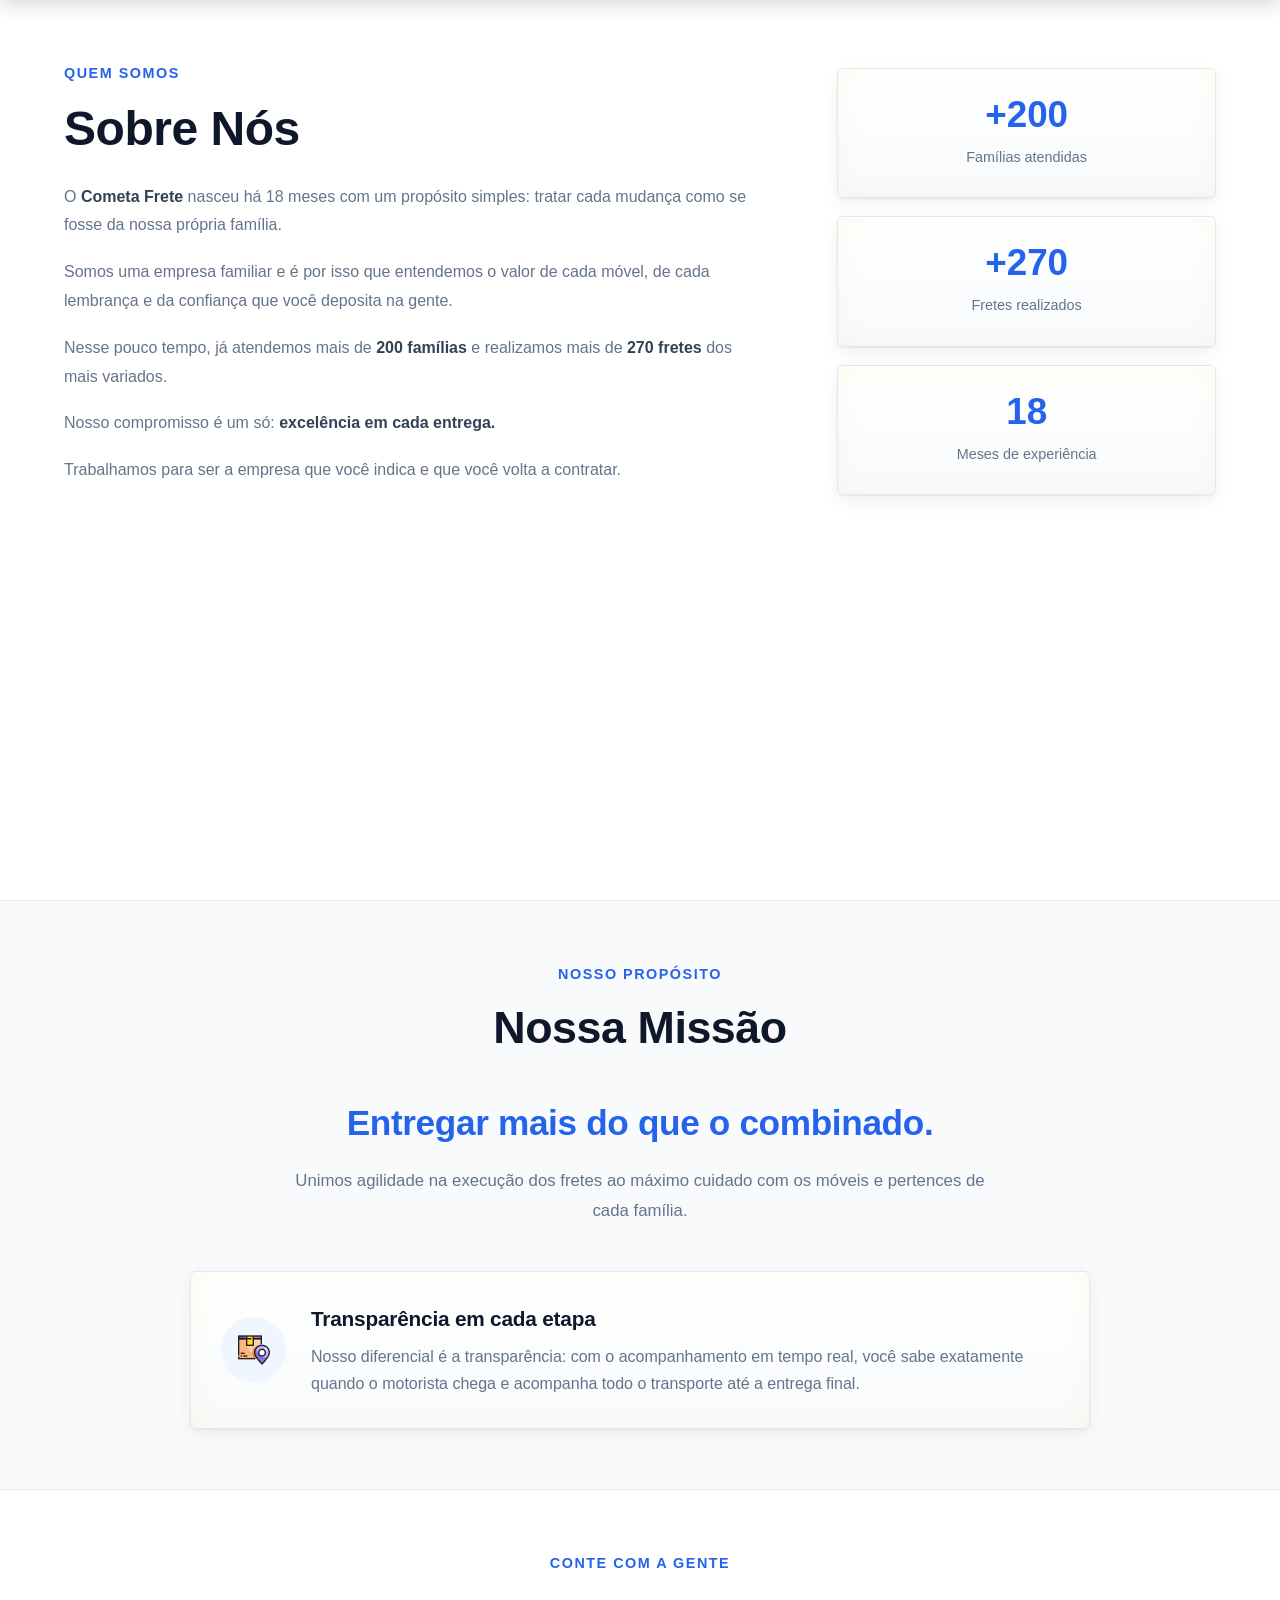
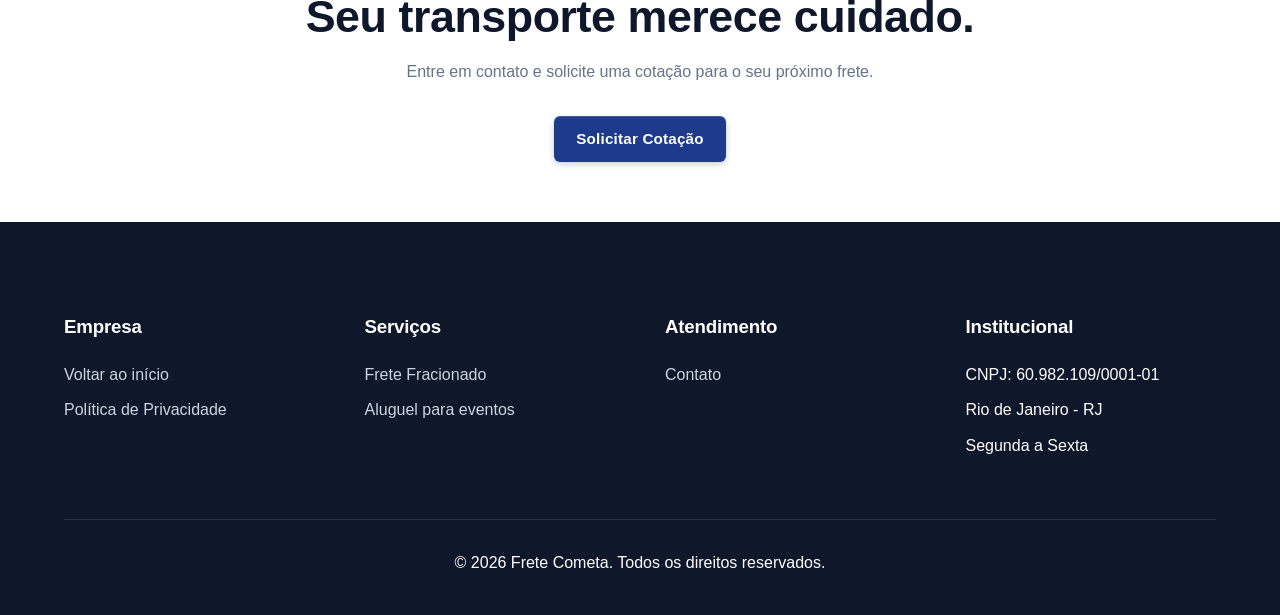
<file: sobre.html>
<!DOCTYPE html>
<html lang="pt-BR">

<head>

    <meta charset="UTF-8">

    <meta name="viewport" content="width=device-width, initial-scale=1.0">

    <title>Sobre Nós | Cometa Frete</title>

    <link rel="stylesheet" href="css/style.css?v=20261102-2">

    <!-- Google tag (gtag.js) -->
    <script async src="https://www.googletagmanager.com/gtag/js?id=AW-18405161587"></script>
    <script>
        window.dataLayer = window.dataLayer || [];
        function gtag() { dataLayer.push(arguments); }
        gtag('js', new Date());
        gtag('config', 'AW-18405161587');
    </script>

    <!-- Microsoft Clarity -->
    <script type="text/javascript">
        (function (c, l, a, r, i, t, y) {
            c[a] = c[a] || function () { (c[a].q = c[a].q || []).push(arguments) };
            t = l.createElement(r); t.async = 1; t.src = "https://www.clarity.ms/tag/" + i;
            y = l.getElementsByTagName(r)[0]; y.parentNode.insertBefore(t, y);
        })(window, document, "clarity", "script", "z782qlgtll");
    </script>
</head>

<body>

    <!--HEADER-->

    <header class="header">
        <div class="container header-container">

            <a href="index.html" class="logo-area">
                <img src="assets/images/logo/Logo_Cometa.png" alt="Logo da Empresa" class="logo">
            </a>

            <nav class="nav-menu">
                <ul class="nav-list">
                    <li><a href="index.html#areas">Áreas de Atendimento</a></li>
                    <li><a href="index.html#locacao">Aluguel de Mesas</a></li>
                    <li><a href="index.html#contato">Contato</a></li>
                    <li><a href="index.html#cargo-carousel">Cargas</a></li>
                </ul>
            </nav>

            <div class="header-actions">
                <a href="index.html#contato" class="btn btn-primary">
                    Solicitar Cotação
                </a>
            </div>

        </div>
    </header>

    <!--CONTEÚDO-->

    <main>

        <!--SOBRE NÓS-->

        <section class="about-page">

            <div class="container">

                <div class="about-content">


                    <!-- TEXTO -->

                    <div class="about-text">

                        <span class="section-subtitle">
                            Quem somos
                        </span>

                        <h1>
                            Sobre Nós
                        </h1>


                        <p>
                            O <strong>Cometa Frete</strong> nasceu há
                            18 meses com um propósito simples:
                            tratar cada mudança como se fosse da
                            nossa própria família.
                        </p>

                        <p>
                            Somos uma empresa familiar e é por isso
                            que entendemos o valor de cada móvel,
                            de cada lembrança e da confiança que
                            você deposita na gente.
                        </p>

                        <p>
                            Nesse pouco tempo, já atendemos mais de
                            <strong>200 famílias</strong> e realizamos
                            mais de <strong>270 fretes</strong> dos
                            mais variados.
                        </p>

                        <p>
                            Nosso compromisso é um só:
                            <strong>excelência em cada entrega.</strong>
                        </p>

                        <p>
                            Trabalhamos para ser a empresa que você
                            indica e que você volta a contratar.
                        </p>

                    </div>


                    <!-- NÚMEROS -->

                    <div class="about-highlights">

                        <div class="about-highlight">

                            <strong>
                                +200
                            </strong>

                            <span>
                                Famílias atendidas
                            </span>

                        </div>


                        <div class="about-highlight">

                            <strong>
                                +270
                            </strong>

                            <span>
                                Fretes realizados
                            </span>

                        </div>


                        <div class="about-highlight">

                            <strong>
                                18
                            </strong>

                            <span>
                                Meses de experiência
                            </span>

                        </div>

                    </div>

                </div>

            </div>

        </section>

        <!--NOSSA MISSÃO-->

        <section class="mission-section" id="mission-section">

            <div class="container">

                <div class="mission-content">


                    <div class="mission-header">

                        <span class="section-subtitle">
                            Nosso propósito
                        </span>

                        <h2>
                            Nossa Missão
                        </h2>

                    </div>


                    <div class="mission-main">

                        <h3>
                            Entregar mais do que o combinado.
                        </h3>

                        <p>
                            Unimos agilidade na execução dos fretes
                            ao máximo cuidado com os móveis e
                            pertences de cada família.
                        </p>

                    </div>


                    <!-- DIFERENCIAL -->

                    <div class="mission-differential">

                        <div class="mission-icon">
                            <img src="assets/images/icons/tracking-icon.png" alt="Acompanhamento em tempo real">
                        </div>

                        <div class="mission-text">

                            <h3>
                                Transparência em cada etapa
                            </h3>

                            <p>
                                Nosso diferencial é a transparência:
                                com o acompanhamento em tempo real,
                                você sabe exatamente quando o motorista
                                chega e acompanha todo o transporte
                                até a entrega final.
                            </p>

                        </div>

                    </div>

                </div>

            </div>

        </section>

        <!--CONSIDERAÇÕES FINAIS-->

        <section class="about-cta">

            <div class="container">

                <div class="about-cta-content">

                    <span class="section-subtitle">
                        Conte com a gente
                    </span>

                    <h2>
                        Seu transporte merece cuidado.
                    </h2>

                    <p>
                        Entre em contato e solicite uma cotação
                        para o seu próximo frete.
                    </p>

                    <a href="#" class="contact-link whatsapp-link btn btn-primary">
                        Solicitar Cotação
                    </a>

                </div>

            </div>

        </section>


    </main>

    <!--FOOTER-->

    <footer class="footer">

        <div class="container">

            <div class="footer-grid">

                <div class="footer-column">

                    <h3>Empresa</h3>

                    <ul>
                        <li><a href="index.html">Voltar ao início</a></li>
                        <li><a href="privacidade.html">Política de Privacidade</a></li>
                    </ul>

                </div>

                <div class="footer-column">

                    <h3>Serviços</h3>

                    <ul>
                        <li><a href="index.html#contato">Frete Fracionado</a></li>
                        <li><a href="index.html#locacao">Aluguel para eventos</a></li>
                        <!--li><a href="#">Logística</a></li-->
                    </ul>

                </div>

                <div class="footer-column">

                    <h3>Atendimento</h3>

                    <ul>
                        <li><a href="index.html#contato">Contato</a></li>
                        <!--li><a href="#">Solicitar Cotação</a></li-->
                    </ul>

                </div>

                <div class="footer-column">

                    <h3>Institucional</h3>

                    <ul>
                        <li>CNPJ: 60.982.109/0001-01</li>
                        <li>Rio de Janeiro - RJ</li>
                        <li>Segunda a Sexta</li>
                    </ul>

                </div>

            </div>

            <div class="footer-bottom">
                <p>
                    © 2026 Frete Cometa. Todos os direitos reservados.
                </p>
            </div>

        </div>

    </footer>

    <script src="js/main.js?v=20261102"></script>

</body>

</html>
</file>
<file: css/style.css>
/* =========================
   RESET
========================= */

* {
    margin: 0;
    padding: 0;
    box-sizing: border-box;
}

html {
    scroll-behavior: smooth;
}

body {
    font-family: "Segoe UI", sans-serif;
    color: #334155;
    background: #f8fafc;
    line-height: 1.6;
}

img {
    max-width: 100%;
    display: block;
}

a {
    color: inherit;
    text-decoration: none;
}

ul {
    list-style: none;
}

section {
    scroll-margin-top: 50px;
}

/* =========================
   VARIÁVEIS
========================= */

:root {
    --primary: #FFA500;
    --primary-dark: #1e3a8a;
    --dark: #0f172a;
    --text: #334155;
    --light: #f8fafc;
    --white: #ffffff;

    --shadow:
        0 10px 30px rgba(0, 0, 0, 0.08);

    --radius: 16px;
    --transition: .3s ease;
}

/* =========================
   UTILITÁRIOS
========================= */

.container {
    width: min(1200px, 90%);
    margin: auto;
    padding: 10px 0;
}

.section-header {
    text-align: center;
    margin-bottom: 30px;
}

.section-header h2 {
    font-size: 2.5rem;
    color: var(--dark);
    margin-bottom: 10px;
}

.section-header p {
    max-width: 700px;
    margin: auto;
}

/* =========================
   BOTÕES
========================= */

.btn {
    display: inline-flex;
    align-items: center;
    justify-content: center;

    padding: 8px 16px;

    border-radius: 10px;

    font-weight: 600;

    transition: var(--transition);

    cursor: pointer;
}

.btn-primary {
    background: var(--primary-dark);
    color: white;
}

.btn-primary:hover {
    color: var(--primary-dark);
    background: var(--primary);
    transform: translateY(-2px);
}

.btn-secondary {
    border: 2px solid white;
    color: white;
}

.btn-secondary:hover {
    background: white;
    color: var(--primary);
}

/* =========================
   HEADER
========================= */

.header {
    position: fixed;

    top: 0;
    left: 0;

    width: 100%;

    z-index: 1000;

    background: rgba(15, 23, 42, 0.95);

    backdrop-filter: blur(10px);

    box-shadow: 0 5px 20px rgba(0, 0, 0, 0.15);

    /* Começa escondido */
    transform: translateY(-100%);

    /* Animação */
    transition: transform 0.4s ease;
}

.header.visible {
    transform: translateY(0);
}

.header-container {
    height: 50px;

    display: flex;
    align-items: center;
    justify-content: space-between;
}

.logo-area {
    display: flex;
    align-items: center;
    gap: 12px;
}

.logo {
    width: 100px;
}

.company-name {
    font-size: 1.2rem;
    font-weight: 700;
    color: white;
}

.nav-list {
    display: flex;
    gap: 35px;
}

.nav-list a {
    color: white;
    font-weight: 500;
    transition: .3s;
}

.nav-list a:hover {
    color: #60a5fa;
}

/* =========================
   HERO
========================= */

.hero {
    display: flex;
    align-items: center;
    justify-content: center;


    position: relative;

    width: 100%;
    min-height: 100vh;

    overflow: hidden;

    background: #0f172a;

    color: white;
}

.hero-slide {
    position: relative;

    width: 100%;
    min-height: 100vh;
}

/* =========================
   IMAGEM DO HERO
========================= */

.hero-image {
    position: absolute;

    top: 0;
    right: 0;

    width: 100%;
    height: 100%;

    z-index: 1;

    overflow: hidden;
}


/* =============================
    IMAGENS DO CARROSSEL DO HERO
================================*/

.hero-slide-image {
    position: absolute;

    top: 0;
    left: 0;

    width: 100%;
    height: 100%;

    display: block;

    object-fit: cover;
    object-position: center;

    opacity: 0;

    transition: opacity 1.2s ease-in-out;

    animation: none;
    transform: none;
}


/* =================
    IMAGEM ATIVA 
===================*/

.hero-slide-image.active {
    opacity: 1;
}

/* ESCURECIMENTO DA IMAGEM */

.hero-image::after {
    content: "";

    position: absolute;

    inset: 0;

    background: linear-gradient(90deg,
            rgba(15, 23, 42, 0.92) 0%,
            rgba(15, 23, 42, 0.70) 40%,
            rgba(15, 23, 42, 0.30) 75%,
            rgba(15, 23, 42, 0.20) 100%);

    z-index: 2;
}


/* ==================
    CONTEÚDO DO HERO 
====================*/

.hero-content {
    position: relative;

    z-index: 10;

    min-height: 100vh;

    display: flex;

    align-items: center;
}


/* ===========
    TEXTO 
=============*/

.hero-text {
    max-width: 650px;

    position: relative;

    z-index: 11;
}

.hero-subtitle {
    display: inline-block;

    color: #93c5fd;

    font-weight: 600;

    letter-spacing: 1px;

    margin-bottom: 10px;
}

.hero-title {
    font-size: clamp(2.8rem, 5vw, 3.5rem);

    line-height: 1.05;

    color: white;

    margin: 15px 0;
}

.hero-description {
    max-width: 550px;

    font-size: 1.15rem;

    color: #e2e8f0;

    margin-bottom: 35px;
}

.hero-logo {
    height: 150px;
}


/* ===========
    BOTÕES
=========== */

.hero-buttons {
    display: flex;
    align-items: center;
    gap: 15px;
}

/* =========================
   DIFERENCIAIS
========================= */

.advantages {
    padding: 50px 0;
    background: white;
}

.advantages-grid {
    display: grid;
    grid-template-columns: repeat(4, 1fr);
    gap: 25px;
}

.advantage-card {
    background: white;

    padding: 35px;

    border-radius: var(--radius);

    box-shadow: var(--shadow);

    text-align: center;

    transition: .3s;
}

.advantage-card:hover {
    transform: translateY(-8px);
}

.advantage-icon {
    font-size: 3rem;
    margin-bottom: 15px;
}

.advantage-card h3 {
    margin-bottom: 10px;
}

/* =========================
   ÁREAS DE ATENDIMENTO
========================= */

.service-areas {
    padding: 50px 0;
}

.service-areas-content {
    display: grid;
    grid-template-columns: 400px 1fr;
    gap: 25px;
}

.service-areas-info h2 {
    text-align: center;
    font-size: 2.5rem;
    color: var(--dark);
    margin-bottom: 20px;
}

.service-areas-info p {
    margin-bottom: 25px;
}

.dropdown {
    background: white;

    margin-bottom: 20px;

    border-radius: var(--radius);

    overflow: hidden;

    box-shadow: var(--shadow);
}

.dropdown summary {
    padding: 22px;

    cursor: pointer;

    font-weight: 600;

    color: var(--dark);
}

.locations-grid {
    display: grid;
    grid-template-columns: repeat(auto-fit, minmax(220px, 1fr));

    gap: 20px;

    padding: 20px;
}

.location-card {
    background: #f1f5f9;

    padding: 20px;

    border-radius: 12px;
}

.location-card h4 {
    margin-bottom: 8px;
}

/* =========================
   CALCULADORA - INUTILIZADA
========================= */

.cubage {
    padding: 50px 0;
    background: white;
}

.cubage-form {
    display: grid;
    grid-template-columns: repeat(4, 1fr);

    gap: 20px;

    margin-bottom: 40px;
}

.form-group {
    display: flex;
    flex-direction: column;
}

.form-group label {
    margin-bottom: 8px;
    font-weight: 600;
}

.input-field {
    height: 55px;

    border: 1px solid #cbd5e1;

    border-radius: 10px;

    padding: 0 15px;
}

.input-field:focus {
    outline: none;
    border-color: var(--primary);
}

.cubage-result {
    text-align: center;
}

.result-card {
    width: 300px;

    margin: 10px auto;

    padding: 10px;

    border-radius: var(--radius);

    background: var(--dark);

    color: white;
}

.result-value {
    display: block;

    font-size: 2rem;

    margin-top: 10px;

    font-weight: 700;
}

/* =========================
   CONTATO
========================= */

.contact {
    padding: 50px 0;
}

.contact-grid {
    display: grid;
    grid-template-columns: repeat(4, 1fr);
    gap: 15px;
}

.contact-card {
    display: flex;
    align-items: center;
    justify-content: left;
    gap: 10px;

    background: white;

    text-align: center;

    padding: 10px;

    border-radius: var(--radius);

    box-shadow: var(--shadow);
}

.contact-avatar {
    width: 90px;
    height: 90px;

    border-radius: 50%;

    overflow: hidden;
}

/* =========================
   FOOTER
========================= */

.footer {
    background: var(--dark);
    color: white;
    padding-top: 80px;
}

.footer-grid {
    display: grid;
    grid-template-columns: repeat(4, 1fr);
    gap: 50px;
}

.footer-column h3 {
    margin-bottom: 20px;
}

.footer-column li {
    margin-bottom: 10px;
}

.footer-column a {
    color: #cbd5e1;
}

.footer-column a:hover {
    color: white;
}

.footer-bottom {
    border-top: 1px solid rgba(255, 255, 255, .1);

    margin-top: 50px;

    padding: 30px 0;

    text-align: center;
}

/* =========================
   CARROSSEL CARGA
========================= */

.cargo-carousel-section {
    background: #f8fafc;
    overflow: hidden;
}


/* =========================
   CABEÇALHO DA AREA DE CARGA
========================= */

.cargo-section-header {
    max-width: 750px;
    margin-left: auto;
    margin-right: auto;
}

.section-subtitle {
    display: inline-block;

    margin-bottom: 10px;

    color: #2563eb;

    font-size: 0.9rem;
    font-weight: 700;

    text-transform: uppercase;
    letter-spacing: 1.5px;
}

.cargo-section-header h2 {
    color: #0f172a;

    font-size: clamp(2rem, 4vw, 2.8rem);

    line-height: 1.15;

    margin-bottom: 15px;
}

.cargo-section-header p {
    color: #64748b;

    font-size: 1.05rem;

    max-width: 650px;

    margin: auto;
}


/* =========================
   CARROSSEL DA CARGA
========================= */

.cargo-carousel {
    position: relative;

    display: flex;

    align-items: center;

    width: 100%;

    margin-top: 20px;
}


/* ================
    ÁREA VISÍVEL
===================*/

.cargo-carousel-viewport {
    width: 100%;

    overflow: hidden;

    padding: 20px 5px 35px;
}


/* ===============
    TRACK
=================*/

.cargo-carousel-track {
    display: flex;

    gap: 25px;

    transition: transform 0.5s ease;

    will-change: transform;
}


/* =========================
   CARD
========================= */

.cargo-card {
    flex: 0 0 calc((100% - 50px) / 3);

    background: #ffffff;

    border-radius: 18px;

    overflow: hidden;

    box-shadow:
        0 10px 30px rgba(15, 23, 42, 0.08);

    transition:
        transform 0.3s ease,
        box-shadow 0.3s ease;
}

.cargo-card:hover {
    transform: translateY(-8px);

    box-shadow:
        0 18px 40px rgba(15, 23, 42, 0.14);
}


/* =========================
   IMAGEM
========================= */

.cargo-card-image {
    width: 100%;

    height: 220px;

    overflow: hidden;
}

.cargo-card-image img {
    width: 100%;
    height: 100%;

    display: block;

    object-fit: cover;

    transition: transform 0.5s ease;
}

.cargo-card:hover .cargo-card-image img {
    transform: scale(1.05);
}


/* =========================
   CONTEÚDO DO CARD DE CARGAS
========================= */

.cargo-card-content {
    padding: 15px;
}

.cargo-card-category {
    display: inline-block;

    margin-bottom: 8px;

    color: #2563eb;

    font-size: 0.75rem;

    font-weight: 700;

    text-transform: uppercase;

    letter-spacing: 1px;
}

.cargo-card-content h3 {
    color: #0f172a;

    font-size: 1.35rem;

    margin-bottom: 5px;
}

.cargo-card-content p {
    color: #64748b;

    line-height: 1.6;
}


/* =========================
   BOTÕES DO CARROSSEL
========================= */

.cargo-carousel-button {
    position: absolute;

    top: 50%;

    transform: translateY(-50%);

    z-index: 10;

    width: 48px;
    height: 48px;

    display: flex;

    align-items: center;
    justify-content: center;

    border: none;

    border-radius: 50%;

    background: #ffffff;

    color: #0f172a;

    font-size: 1.4rem;

    cursor: pointer;

    box-shadow:
        0 8px 25px rgba(15, 23, 42, 0.15);

    transition:
        background 0.3s ease,
        color 0.3s ease,
        transform 0.3s ease;
}

.cargo-carousel-button:hover {
    background: #2563eb;

    color: #ffffff;

    transform:
        translateY(-50%) scale(1.05);
}

.cargo-carousel-prev {
    left: -24px;
}

.cargo-carousel-next {
    right: -24px;
}


/* =========================
   INDICADORES DOTS
========================= */

.cargo-carousel-dots {
    display: flex;

    justify-content: center;
    align-items: center;

    gap: 8px;

    margin-top: 10px;
}

.cargo-dot {
    width: 8px;
    height: 8px;

    padding: 0;

    border: none;

    border-radius: 50%;

    background: #cbd5e1;

    cursor: pointer;

    transition:
        width 0.3s ease,
        background 0.3s ease;
}

.cargo-dot.active {
    width: 24px;

    border-radius: 10px;

    background: var(--primary);
}


/* =========================
   CTA
========================= */

.cargo-carousel-cta {
    display: flex;

    align-items: center;
    justify-content: center;

    gap: 20px;

    margin-top: 45px;

    text-align: center;
}

.cargo-carousel-cta p {
    color: #475569;

    font-weight: 500;
}

/* =========================
   PÁGINA EM CONSTRUÇÃO
========================= */

.construction-page {
    min-height: 100vh;

    display: flex;

    align-items: center;
    justify-content: center;

    padding: 30px;

    background:
        linear-gradient(135deg,
            #0f172a,
            #1e3a8a);

    text-align: center;
}

.construction-container {
    max-width: 700px;
}

.construction-icon {
    font-size: 5rem;

    margin-bottom: 20px;
}

.construction-subtitle {
    display: inline-block;

    color: #93c5fd;

    font-size: 0.9rem;
    font-weight: 700;

    text-transform: uppercase;
    letter-spacing: 2px;

    margin-bottom: 15px;
}

.construction-title {
    color: #ffffff;

    font-size: clamp(2.5rem, 5vw, 4rem);

    line-height: 1.1;

    margin-bottom: 20px;
}

.construction-description {
    color: #cbd5e1;

    font-size: 1.1rem;

    line-height: 1.8;

    margin-bottom: 35px;
}

.construction-actions {
    display: flex;

    justify-content: center;

    gap: 15px;

    flex-wrap: wrap;
}

/* =========================
   LOCAÇÃO DE MESAS E CADEIRAS
========================= */

.rental-section {
    background: #ffffff;
}


/* CONTEÚDO */

.rental-content {
    display: grid;

    grid-template-columns: 1fr 1fr;

    gap: 60px;

    align-items: center;
}


/* =========================
   IMAGEM
========================= */

.rental-image {
    height: 80%;

    position: relative;

    overflow: hidden;

    border-radius: 20px;

    box-shadow:
        0 15px 40px rgba(15, 23, 42, 0.12);
}

.rental-image img {
    width: 100%;
    height: 100%;

    display: block;

    object-fit: cover;

    transition: transform 0.5s ease;
}

.rental-image:hover img {
    height: 100%;
    transform: scale(1.03);
}


/* =========================
   TEXTO
========================= */

.rental-text h2 {
    font-size: clamp(2rem, 4vw, 3rem);

    color: #0f172a;

    line-height: 1.15;

    margin-bottom: 20px;
}

.rental-text p {

    color: #64748b;

    font-size: 1rem;

    line-height: 1.8;

    margin-bottom: 20px;
}


/* =========================
   LISTA DE BENEFÍCIOS
========================= */

.rental-features {
    list-style: none;

    margin: 30px 0;

    padding: 0;
}

.rental-features li {
    display: flex;

    align-items: center;

    gap: 10px;

    color: #334155;

    font-weight: 500;

    margin-bottom: 15px;
}


/* =========================
   BOTÃO
========================= */

.rental-text .btn {
    margin-top: 10px;
}

/* ========================================
   PÁGINA SOBRE NÓS
======================================== */

.about-page {
    padding: 50px 0;
    background: #ffffff;
    min-height: 100vh;
}

.about-content {
    display: grid;
    grid-template-columns: 1.3fr 0.7fr;
    gap: 70px;
    align-items: center;
}

.about-text {
    max-width: 720px;
}

.about-text h1 {
    color: #0f172a;

    font-size: clamp(2.2rem, 4vw, 3rem);

    line-height: 1.2;

    margin: 5px 0 25px;
}

.about-text p {
    color: #64748b;

    font-size: 1rem;

    line-height: 1.8;

    margin-bottom: 18px;
}

.about-text strong {
    color: #334155;
    font-weight: 700;
}

.about-actions {
    margin-top: 30px;
}


/* ========================================
   NÚMEROS / DESTAQUES
======================================== */

.about-highlights {
    display: grid;
    grid-template-columns: 1fr;
    gap: 18px;
}

.about-highlight {
    padding: 28px 20px;

    background: #f8fafc;

    border: 1px solid #e2e8f0;

    border-radius: 16px;

    text-align: center;

    transition:
        transform 0.3s ease,
        box-shadow 0.3s ease;
}

.about-highlight:hover {
    transform: translateY(-4px);

    box-shadow:
        0 10px 25px rgba(15, 23, 42, 0.08);
}

.about-highlight strong {
    display: block;

    color: #2563eb;

    font-size: 2.3rem;

    line-height: 1;

    margin-bottom: 10px;
}

.about-highlight span {
    color: #64748b;

    font-size: 0.9rem;

    font-weight: 500;
}

.privacy-page {
    padding: 50px 0;
}


/* ========================================
   MISSÃO
======================================== */

.mission-section {
    padding: 50px 0;

    background: #f8fafc;

    border-top: 1px solid #e2e8f0;
    border-bottom: 1px solid #e2e8f0;
}

.mission-content {
    max-width: 900px;

    margin: 0 auto;
}


.mission-header {
    text-align: center;

    margin-bottom: 45px;
}

.mission-header h2 {
    color: #0f172a;

    font-size: clamp(2rem, 4vw, 2.8rem);

    line-height: 1.2;

    margin: 5px 0 0;
}


.mission-main {
    text-align: center;

    margin-bottom: 45px;
}

.mission-main h3 {
    color: #2563eb;

    font-size: clamp(1.6rem, 3vw, 2.2rem);

    line-height: 1.3;

    margin-bottom: 20px;
}

.mission-main p {
    max-width: 700px;

    margin: 0 auto;

    color: #64748b;

    font-size: 1.05rem;

    line-height: 1.8;
}


/* ========================================
   DIFERENCIAL
======================================== */

.mission-differential {
    display: flex;

    align-items: center;

    gap: 25px;

    padding: 30px;

    background: #ffffff;

    border: 1px solid #e2e8f0;

    border-radius: 16px;

    box-shadow:
        0 8px 25px rgba(15, 23, 42, 0.05);
}

.mission-icon {
    flex-shrink: 0;

    width: 65px;
    height: 65px;

    display: flex;

    align-items: center;
    justify-content: center;

    background: #eff6ff;

    border-radius: 50%;
}

.mission-icon img {
    width: 32px;
    height: 32px;

    object-fit: contain;
}

.mission-text h3 {
    color: #0f172a;

    font-size: 1.3rem;

    margin: 0 0 8px;
}

.mission-text p {
    color: #64748b;

    line-height: 1.7;

    margin: 0;
}


/* ========================================
   CTA FINAL
======================================== */

.about-cta {
    padding: 50px 0;

    background: #ffffff;
}

.about-cta-content {
    max-width: 700px;

    margin: 0 auto;

    text-align: center;
}

.about-cta-content h2 {
    color: #0f172a;

    font-size: clamp(2rem, 4vw, 2.8rem);

    line-height: 1.2;

    margin: 5px 0 15px;
}

.about-cta-content p {
    color: #64748b;

    line-height: 1.7;

    margin-bottom: 30px;
}

/* =========================
   PÁGINA DE OBRIGADO
========================= */

.thanks-page {
    min-height: 100vh;

    display: flex;

    align-items: center;
    justify-content: center;

    padding: 30px;

    text-align: center;

    background:
        linear-gradient(135deg,
            #0f172a,
            #1e3a8a);
}

.thanks-container {
    display: flex;
    flex-direction: column;
    align-items: center;
    max-width: 700px;
}

.thanks-container .logo {
    width: 300px;
}

.thanks-icon {
    font-size: 5rem;

    margin-bottom: 20px;
}

.thanks-subtitle {
    display: inline-block;

    margin-bottom: 15px;

    color: #93c5fd;

    font-size: 0.9rem;
    font-weight: 700;

    letter-spacing: 2px;

    text-transform: uppercase;
}

.thanks-title {
    color: white;

    font-size: clamp(2.5rem,
            5vw,
            4rem);

    line-height: 1.1;

    margin-bottom: 20px;
}

.thanks-description {
    max-width: 600px;

    margin: 0 auto 35px;

    color: #cbd5e1;

    line-height: 1.8;

    font-size: 1.1rem;
}

.thanks-actions {
    display: flex;

    justify-content: center;
}

/* =========================
   RESPONSIVO TABLET
========================= */

@media (max-width: 992px) {

    .hero-content,
    .service-areas-content {
        grid-template-columns: 1fr;
    }

    .advantages-grid,
    .contact-grid {
        grid-template-columns: repeat(2, 1fr);
    }

    .header-actions a,
    .nav-list {
        font-size: .8rem;
    }

    .cubage-form {
        grid-template-columns: repeat(2, 1fr);
    }

    .hero-title {
        font-size: 2.5rem;
    }

    .rental-content {
        grid-template-columns: 1fr;

        gap: 40px;
    }

    .rental-image {
        max-width: 700px;

        margin: 0 auto;
    }

    .rental-text {
        text-align: center;
    }

    .rental-features li {
        justify-content: center;
    }

    .about-content {
        grid-template-columns: 1fr;

        gap: 45px;
    }

    .about-text {
        max-width: 800px;

        margin: 0 auto;

        text-align: center;
    }

    .about-highlights {
        grid-template-columns: repeat(3, 1fr);

        max-width: 800px;

        width: 100%;

        margin: 0 auto;
    }

    .cargo-card {
        flex: 0 0 calc((100% - 25px) / 2);
    }

    .cargo-carousel-prev {
        left: -15px;
    }

    .cargo-carousel-next {
        right: -15px;
    }

}

/* ====================
    RESPONSIVO MOBILE
=====================*/

@media (max-width: 768px) {

    section {
        padding: 30px 0;
    }

    .nav-menu {
        display: none;
    }

    .hero-content {
        min-height: 100%;
    }

    .contact-grid,
    .cubage-form {
        grid-template-columns: 1fr;
    }

    .contact-card {
        width: 90vw;
    }

    .advantages-grid {
        display: grid;
        grid-template-columns: repeat(2, 1fr);
        gap: 10px;
    }

    .advantage-card {
        padding: 10px;
        font-size: .8rem;
    }

    .hero-title {
        font-size: 2.2rem;
    }

    .hero-buttons {
        flex-direction: column;
    }

    .footer-grid {
        grid-template-columns: 1fr;
    }

    .hero-buttons .btn {
        width: 60%;
    }


    .construction-actions {
        flex-direction: column;
    }

    .construction-actions .btn {
        width: 100%;
    }

    .cargo-card {
        flex: 0 0 100%;
    }

    .cargo-carousel-button {
        width: 42px;
        height: 42px;

        font-size: 1.1rem;
    }

    .cargo-carousel-prev {
        left: 5px;
    }

    .cargo-carousel-next {
        right: 5px;
    }

    .cargo-carousel-viewport {
        padding-left: 10px;
        padding-right: 10px;
    }

    .cargo-carousel-cta {
        flex-direction: column;

        gap: 15px;
    }

    .cargo-card-image {
        height: 240px;
    }

    .about-text h1 {
        font-size: 2.2rem;
    }

    .about-text p {
        font-size: 0.98rem;
    }

    .about-highlights {
        grid-template-columns: 1fr;
    }

    .mission-header {
        margin-bottom: 35px;
    }

    .mission-main {
        margin-bottom: 35px;
    }

    .mission-differential {
        flex-direction: column;

        text-align: center;

        padding: 25px;
    }

    .rental-section {
        padding: 70px 0;
    }

    .rental-image {
        display: none;
        border-radius: 16px;
    }

    .rental-text h2 {
        margin-bottom: 15px;
    }

    .rental-features {
        margin: 25px 0;
    }

}

/* =========================
   MODAL DE QUALIFICAÇÃO
========================= */

.lead-modal {
    position: fixed;
    inset: 0;
    z-index: 2000;

    display: flex;
    align-items: center;
    justify-content: center;

    padding: 20px;

    background: rgba(15, 23, 42, 0.75);
}

.lead-modal[hidden] {
    display: none;
}

.lead-box {
    position: relative;

    width: min(440px, 100%);
    max-height: 90vh;
    overflow-y: auto;

    padding: 30px 25px;

    background: #fff;
    border-radius: var(--radius);
    box-shadow: var(--shadow);
}

.lead-box h3 {
    color: var(--dark);
    font-size: 1.5rem;
    margin-bottom: 5px;
}

.lead-box>p {
    color: #64748b;
    margin-bottom: 20px;
}

.lead-close {
    position: absolute;
    top: 10px;
    right: 14px;

    border: none;
    background: none;

    font-size: 1.8rem;
    color: #64748b;
    cursor: pointer;
}

.lead-box form {
    display: flex;
    flex-direction: column;
    gap: 14px;
}

.lead-box label {
    display: flex;
    flex-direction: column;
    gap: 6px;

    font-weight: 600;
    font-size: 0.9rem;
    color: var(--dark);
}

.lead-box label[hidden] {
    display: none;
}

.lead-box input,
.lead-box select {
    height: 46px;
    padding: 0 12px;

    border: 1px solid #cbd5e1;
    border-radius: 10px;

    font: inherit;
    font-weight: 400;
}

.lead-box input:focus,
.lead-box select:focus {
    outline: none;
    border-color: var(--primary);
}

.lead-hp {
    position: absolute;
    left: -9999px;
}

.lead-error {
    color: #dc2626;
    font-size: 0.85rem;
}

.lead-submit {
    height: 48px;
    margin-top: 5px;
}

/* =========================
   MODAL DE QUALIFICAÇÃO
========================= */

.lead-modal {
    position: fixed;
    inset: 0;
    z-index: 2000;

    display: flex;
    align-items: center;
    justify-content: center;

    padding: 20px;

    background: rgba(15, 23, 42, 0.75);
}

.lead-modal[hidden] {
    display: none;
}

.lead-box {
    position: relative;

    width: min(440px, 100%);
    max-height: 90vh;
    overflow-y: auto;

    padding: 30px 25px;

    background: #fff;
    border-radius: var(--radius);
    box-shadow: var(--shadow);
}

.lead-box h3 {
    color: var(--dark);
    font-size: 1.5rem;
    margin-bottom: 5px;
}

.lead-box>p {
    color: #64748b;
    margin-bottom: 20px;
}

.lead-close {
    position: absolute;
    top: 10px;
    right: 14px;

    border: none;
    background: none;

    font-size: 1.8rem;
    color: #64748b;
    cursor: pointer;
}

.lead-box form {
    display: flex;
    flex-direction: column;
    gap: 14px;
}

.lead-box label {
    display: flex;
    flex-direction: column;
    gap: 6px;

    font-weight: 600;
    font-size: 0.9rem;
    color: var(--dark);
}

.lead-box label[hidden] {
    display: none;
}

.lead-box input,
.lead-box select {
    height: 46px;
    padding: 0 12px;

    border: 1px solid #cbd5e1;
    border-radius: 10px;

    font: inherit;
    font-weight: 400;
}

.lead-box input:focus,
.lead-box select:focus {
    outline: none;
    border-color: var(--primary);
}

.lead-hp {
    position: absolute;
    left: -9999px;
}

.lead-error {
    color: #dc2626;
    font-size: 0.85rem;
}

.lead-submit {
    height: 48px;
    margin-top: 5px;
}

/* =========================
   BOTÃO DE AÇÃO (CTA)
========================= */

.btn-cta {
    background: var(--primary);
    color: var(--dark);
    box-shadow: 0 6px 18px rgba(255, 165, 0, 0.35);
}

.btn-cta:hover {
    background: #ffb733;
    color: var(--dark);
    transform: translateY(-2px);
}

/* =========================
   BARRA FIXA NO CELULAR
========================= */

.mobile-bar {
    display: none;
}

@media (max-width: 768px) {

    .mobile-bar {
        position: fixed;
        left: 0;
        right: 0;
        bottom: 0;
        z-index: 900;

        display: flex;
        gap: 10px;

        padding: 10px 12px;

        background: rgba(15, 23, 42, 0.97);
        box-shadow: 0 -4px 18px rgba(0, 0, 0, 0.25);
    }

    .mobile-bar .btn {
        flex: 1;
        padding: 12px 10px;
        font-size: 0.95rem;
    }

    .mobile-bar .btn-secondary:hover {
        color: var(--dark);
    }

    body {
        padding-bottom: 70px;
    }
}

/* =========================
   FAIXA DE CONFIANÇA
========================= */

.trust-bar {
    padding: 28px 0;

    background: #ffffff;

    border-bottom: 1px solid #e2e8f0;
}

.trust-grid {
    display: grid;
    grid-template-columns: repeat(3, 1fr);
    gap: 20px;

    text-align: center;
}

.trust-item strong {
    display: block;

    color: var(--primary-dark);

    font-size: 2.2rem;
    line-height: 1;

    margin-bottom: 6px;
}

.trust-item span {
    color: #64748b;

    font-size: 0.95rem;
    font-weight: 500;
}

@media (max-width: 768px) {

    .trust-bar {
        padding: 20px 0;
    }

    .trust-item strong {
        font-size: 1.6rem;
    }

    .trust-item span {
        font-size: 0.8rem;
    }
}

/* =========================
   FAIXA DE CONFIANÇA
========================= */

.trust-bar {
    padding: 28px 0;

    background: #ffffff;

    border-bottom: 1px solid #e2e8f0;
}

.trust-grid {
    display: grid;
    grid-template-columns: repeat(3, 1fr);
    gap: 20px;

    text-align: center;
}

.trust-item strong {
    display: block;

    color: var(--primary-dark);

    font-size: 2.2rem;
    line-height: 1;

    margin-bottom: 6px;
}

.trust-item span {
    color: #64748b;

    font-size: 0.95rem;
    font-weight: 500;
}

@media (max-width: 768px) {

    .trust-bar {
        padding: 20px 0;
    }

    .trust-item strong {
        font-size: 1.6rem;
    }

    .trust-item span {
        font-size: 0.8rem;
    }
}

/* Esconde os botões do hero no celular (a barra fixa já cumpre esse papel) */
@media (max-width: 768px) {

    .hero-buttons {
        display: none;
    }
}

/* =========================
   COMO FUNCIONA
========================= */

.how-it-works {
    padding: 50px 0;

    background: #f8fafc;
}

.steps-grid {
    display: grid;
    grid-template-columns: repeat(3, 1fr);
    gap: 25px;
}

.step-card {
    position: relative;

    padding: 35px 25px 30px;

    background: #ffffff;

    border-radius: var(--radius);

    box-shadow: var(--shadow);

    text-align: center;
}

.step-number {
    display: flex;
    align-items: center;
    justify-content: center;

    width: 48px;
    height: 48px;

    margin: 0 auto 15px;

    border-radius: 50%;

    background: var(--primary);

    color: var(--dark);

    font-size: 1.3rem;
    font-weight: 700;
}

.step-card h3 {
    margin-bottom: 8px;

    color: var(--dark);
}

.step-card p {
    color: #64748b;
}

@media (max-width: 768px) {

    .steps-grid {
        grid-template-columns: 1fr;
        gap: 15px;
    }
}

/* =========================
   FAQ
========================= */

.faq {
    padding: 50px 0;

    background: #ffffff;
}

.faq-list {
    max-width: 800px;

    margin: 0 auto;
}

.faq-item {
    margin-bottom: 12px;

    background: #f8fafc;

    border: 1px solid #e2e8f0;

    border-radius: 12px;

    overflow: hidden;
}

.faq-item summary {
    padding: 18px 22px;

    cursor: pointer;

    color: var(--dark);

    font-weight: 600;
}

.faq-item[open] summary {
    border-bottom: 1px solid #e2e8f0;
}

.faq-item p {
    padding: 16px 22px 20px;

    color: #64748b;

    line-height: 1.7;
}

/* =========================
   DESIGN: CARDS PROFISSIONAIS
========================= */

:root {
    --radius: 6px;

    --card-border: #e2e8f0;

    --card-glow:
        inset 0 1px 0 rgba(255, 255, 255, 1),
        inset 0 0 28px rgba(255, 165, 0, 0.07);

    --card-shadow:
        0 1px 2px rgba(15, 23, 42, 0.06),
        0 6px 18px rgba(15, 23, 42, 0.06);
}

.advantage-card,
.step-card,
.contact-card,
.dropdown,
.faq-item,
.about-highlight,
.mission-differential,
.cargo-card {
    background: linear-gradient(180deg, #ffffff 0%, #f8fafc 100%);

    border: 1px solid var(--card-border);
    border-radius: var(--radius);

    box-shadow: var(--card-glow), var(--card-shadow);

    transition:
        transform 0.3s ease,
        border-color 0.3s ease,
        box-shadow 0.3s ease;
}

.location-card {
    border: 1px solid var(--card-border);
    border-radius: 4px;

    box-shadow: inset 0 0 18px rgba(255, 165, 0, 0.08);
}

.advantage-card:hover,
.step-card:hover,
.contact-card:hover,
.about-highlight:hover,
.cargo-card:hover {
    border-color: rgba(255, 165, 0, 0.55);

    box-shadow:
        inset 0 1px 0 rgba(255, 255, 255, 1),
        inset 0 0 36px rgba(255, 165, 0, 0.13),
        0 10px 28px rgba(15, 23, 42, 0.10);
}

.advantage-card:hover,
.cargo-card:hover {
    transform: translateY(-4px);
}

.step-number {
    border-radius: 6px;
}

.rental-image {
    border-radius: 6px;
}

/* =========================
   DESIGN: BOTÕES, CAMPOS E CABEÇALHO
========================= */

.btn {
    padding: 11px 22px;

    border-radius: 6px;

    font-size: 0.95rem;
    letter-spacing: 0.2px;
}

.header .btn {
    padding: 8px 16px;
}

.btn-primary {
    box-shadow:
        inset 0 1px 0 rgba(255, 255, 255, 0.18),
        0 2px 6px rgba(30, 58, 138, 0.25);
}

.btn-cta {
    box-shadow:
        inset 0 1px 0 rgba(255, 255, 255, 0.45),
        inset 0 0 14px rgba(255, 255, 255, 0.15),
        0 6px 18px rgba(255, 165, 0, 0.35);
}

.btn-secondary:hover {
    color: var(--dark);
}

.input-field,
.lead-box input,
.lead-box select {
    border-radius: 6px;
}

.input-field:focus,
.lead-box input:focus,
.lead-box select:focus {
    box-shadow: 0 0 0 3px rgba(255, 165, 0, 0.25);
}

.lead-box {
    border-top: 3px solid var(--primary);
}

.header {
    border-bottom: 1px solid rgba(255, 255, 255, 0.08);
}

.nav-list a:hover {
    color: var(--primary);
}

/* =========================
   DESIGN: TIPOGRAFIA E RITMO DAS SEÇÕES
========================= */

body {
    font-family:
        -apple-system, "Segoe UI", Roboto, "Helvetica Neue", Arial, sans-serif;

    -webkit-font-smoothing: antialiased;
}

h1,
h2,
h3 {
    letter-spacing: -0.01em;
}

.hero-title {
    letter-spacing: -0.02em;
}

.section-header h2,
.service-areas-info h2 {
    line-height: 1.15;
}

.section-header h2::after,
.service-areas-info h2::after {
    content: "";

    display: block;

    width: 48px;
    height: 3px;

    margin: 14px auto 0;

    background: var(--primary);
    border-radius: 2px;
}

.section-header p {
    color: #64748b;

    font-size: 1.05rem;
}

/* Fundos alternados: branco / cinza claro */

.service-areas,
.contact {
    background: #ffffff;
}

.faq {
    background: #f8fafc;
}

/* Mais respiro entre as seções (só no computador) */

@media (min-width: 769px) {

    .advantages,
    .how-it-works,
    .service-areas,
    .cargo-carousel-section,
    .rental-section,
    .faq,
    .contact {
        padding: 72px 0;
    }
}

/* =========================
   TRAÇO DOS TÍTULOS: ESQUERDA + ANIMAÇÃO
========================= */

.section-header h2,
.service-areas-info h2 {
    width: fit-content;

    margin-left: auto;
    margin-right: auto;
}

.section-header h2::after,
.service-areas-info h2::after {
    margin: 14px 0 0;
}

/* Estado inicial: traço recolhido. A classe é colocada pelo JavaScript. */
.line-reveal::after {
    transform: scaleX(0);
    transform-origin: left center;

    transition: transform 0.8s cubic-bezier(0.22, 1, 0.36, 1);
}

.line-reveal.is-visible::after {
    transform: scaleX(1);
}

@media (prefers-reduced-motion: reduce) {

    .line-reveal::after {
        transform: scaleX(1);
        transition: none;
    }
}

/* =========================
   MENU DE ÁREAS: SETA
========================= */

.dropdown summary {
    display: flex;
    align-items: center;
    justify-content: space-between;

    list-style: none;
}

.dropdown summary::-webkit-details-marker {
    display: none;
}

.dropdown summary::after {
    content: "";

    flex-shrink: 0;

    width: 8px;
    height: 8px;

    margin-left: 12px;

    border-right: 2px solid var(--primary);
    border-bottom: 2px solid var(--primary);

    transform: rotate(45deg);

    transition: transform 0.3s ease;
}

.dropdown[open] summary::after {
    transform: rotate(-135deg);
}

.dropdown.is-closing summary::after {
    transform: rotate(45deg);
}

/* =========================
   DESIGN: CARDS DE CONTATO
========================= */

.contact-grid {
    gap: 16px;
}

.contact-grid>a {
    display: block;
}

.contact-card {
    height: 100%;

    gap: 12px;

    padding: 14px 16px;

    text-align: left;
}

.contact-avatar {
    flex-shrink: 0;

    width: 44px;
    height: 44px;
}

.contact-avatar img {
    width: 100%;
    height: 100%;

    object-fit: cover;
}

.contact-card h3 {
    color: var(--dark);

    font-size: 0.95rem;
    font-weight: 600;
    line-height: 1.35;
}

/* Setinha indicando que o card é clicável */
.contact-card::after {
    content: "";

    flex-shrink: 0;

    width: 7px;
    height: 7px;

    margin-left: auto;

    border-right: 2px solid #cbd5e1;
    border-bottom: 2px solid #cbd5e1;

    transform: rotate(-45deg);

    transition:
        border-color 0.3s ease,
        transform 0.3s ease;
}

.contact-card:hover::after {
    border-color: var(--primary);

    transform: translateX(3px) rotate(-45deg);
}

@media (max-width: 768px) {

    .contact-card {
        width: 100%;
    }
}

/* =========================
   DESIGN: ÍCONES DOS DIFERENCIAIS
========================= */

.advantage-icon {
    display: flex;
    align-items: center;
    justify-content: center;

    width: 56px;
    height: 56px;

    margin: 0 auto 18px;

    border-radius: 6px;

    background: linear-gradient(135deg, #1e3a8a 0%, #0f172a 100%);

    color: var(--primary);

    font-size: 1.6rem;
    line-height: 1;

    box-shadow:
        inset 0 1px 0 rgba(255, 255, 255, 0.18),
        inset 0 0 14px rgba(255, 165, 0, 0.18),
        0 4px 10px rgba(15, 23, 42, 0.20);

    transition: box-shadow 0.3s ease;
}

.advantage-icon svg {
    width: 28px;
    height: 28px;
}

.advantage-card:hover .advantage-icon {
    box-shadow:
        inset 0 1px 0 rgba(255, 255, 255, 0.22),
        inset 0 0 18px rgba(255, 165, 0, 0.35),
        0 6px 14px rgba(15, 23, 42, 0.25);
}

/* =========================
   DESIGN: ÍCONES DA FAIXA DE CONFIANÇA
========================= */

.trust-item:has(svg) {
    display: grid;
    grid-template-columns: auto auto;

    justify-content: center;
    align-items: center;

    column-gap: 14px;

    text-align: left;
}

.trust-item svg {
    grid-row: 1 / span 2;

    width: 48px;
    height: 48px;

    padding: 10px;

    color: var(--primary-dark);

    background: #eff6ff;

    border: 1px solid #dbeafe;
    border-radius: 6px;

    box-shadow:
        inset 0 1px 0 rgba(255, 255, 255, 1),
        inset 0 0 14px rgba(30, 58, 138, 0.10);
}

.trust-item:has(svg) strong {
    margin-bottom: 4px;
}

@media (max-width: 768px) {

    .trust-item:has(svg) {
        grid-template-columns: 1fr;

        align-content: start;
        justify-items: center;

        text-align: center;
    }

    .trust-item svg {
        grid-row: auto;

        width: 40px;
        height: 40px;

        padding: 9px;

        margin-bottom: 8px;
    }
}

/* =========================
   DESIGN: HIERARQUIA DE CORES DO BANNER
========================= */

.hero-title {
    text-shadow: 0 2px 20px rgba(0, 0, 0, 0.35);
}

.hero-highlight {
    color: var(--primary);
}

.hero-text h2 {
    margin-bottom: 18px;

    padding-left: 14px;

    border-left: 3px solid var(--primary);

    color: #bfdbfe;

    font-size: 1.25rem;
    font-weight: 600;
    line-height: 1.35;
}

.hero-list {
    display: grid;
    gap: 10px;
}

.hero-list li {
    display: flex;
    align-items: center;
    gap: 10px;

    color: #e2e8f0;

    font-size: 1.1rem;
}

.hero-list li::before {
    content: "";

    flex-shrink: 0;

    width: 20px;
    height: 20px;

    background:
        url("data:image/svg+xml,%3Csvg xmlns='http://www.w3.org/2000/svg' viewBox='0 0 24 24' fill='none' stroke='%23FFA500' stroke-width='2.6' stroke-linecap='round' stroke-linejoin='round'%3E%3Cpath d='m5 12.5 4.5 4.5L19 7.5'/%3E%3C/svg%3E") center / contain no-repeat;
}

/* =========================
   CONTATO: 2 CARDS CENTRALIZADOS
========================= */

.contact-grid {
    grid-template-columns: repeat(2, 1fr);

    max-width: 760px;

    margin: 0 auto;
}

@media (max-width: 768px) {

    .contact-grid {
        grid-template-columns: 1fr;
    }
}
</file>
